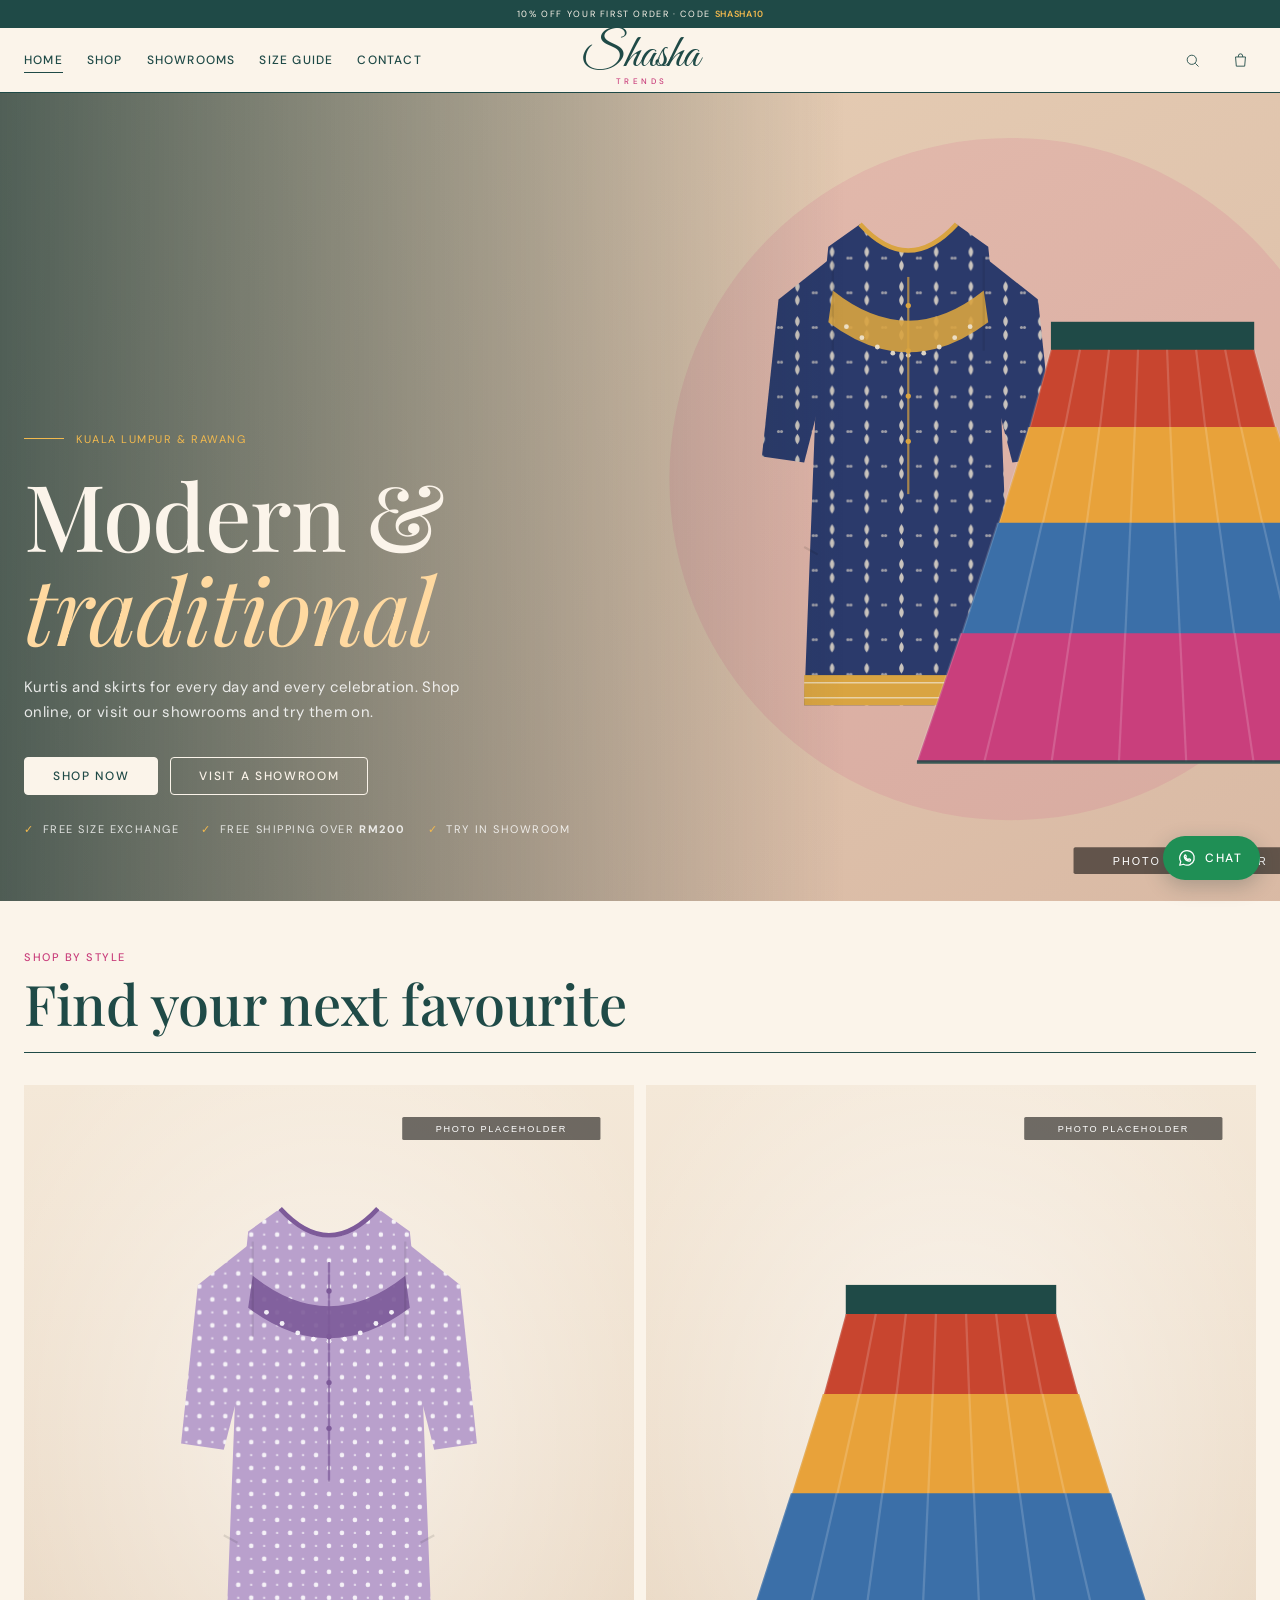
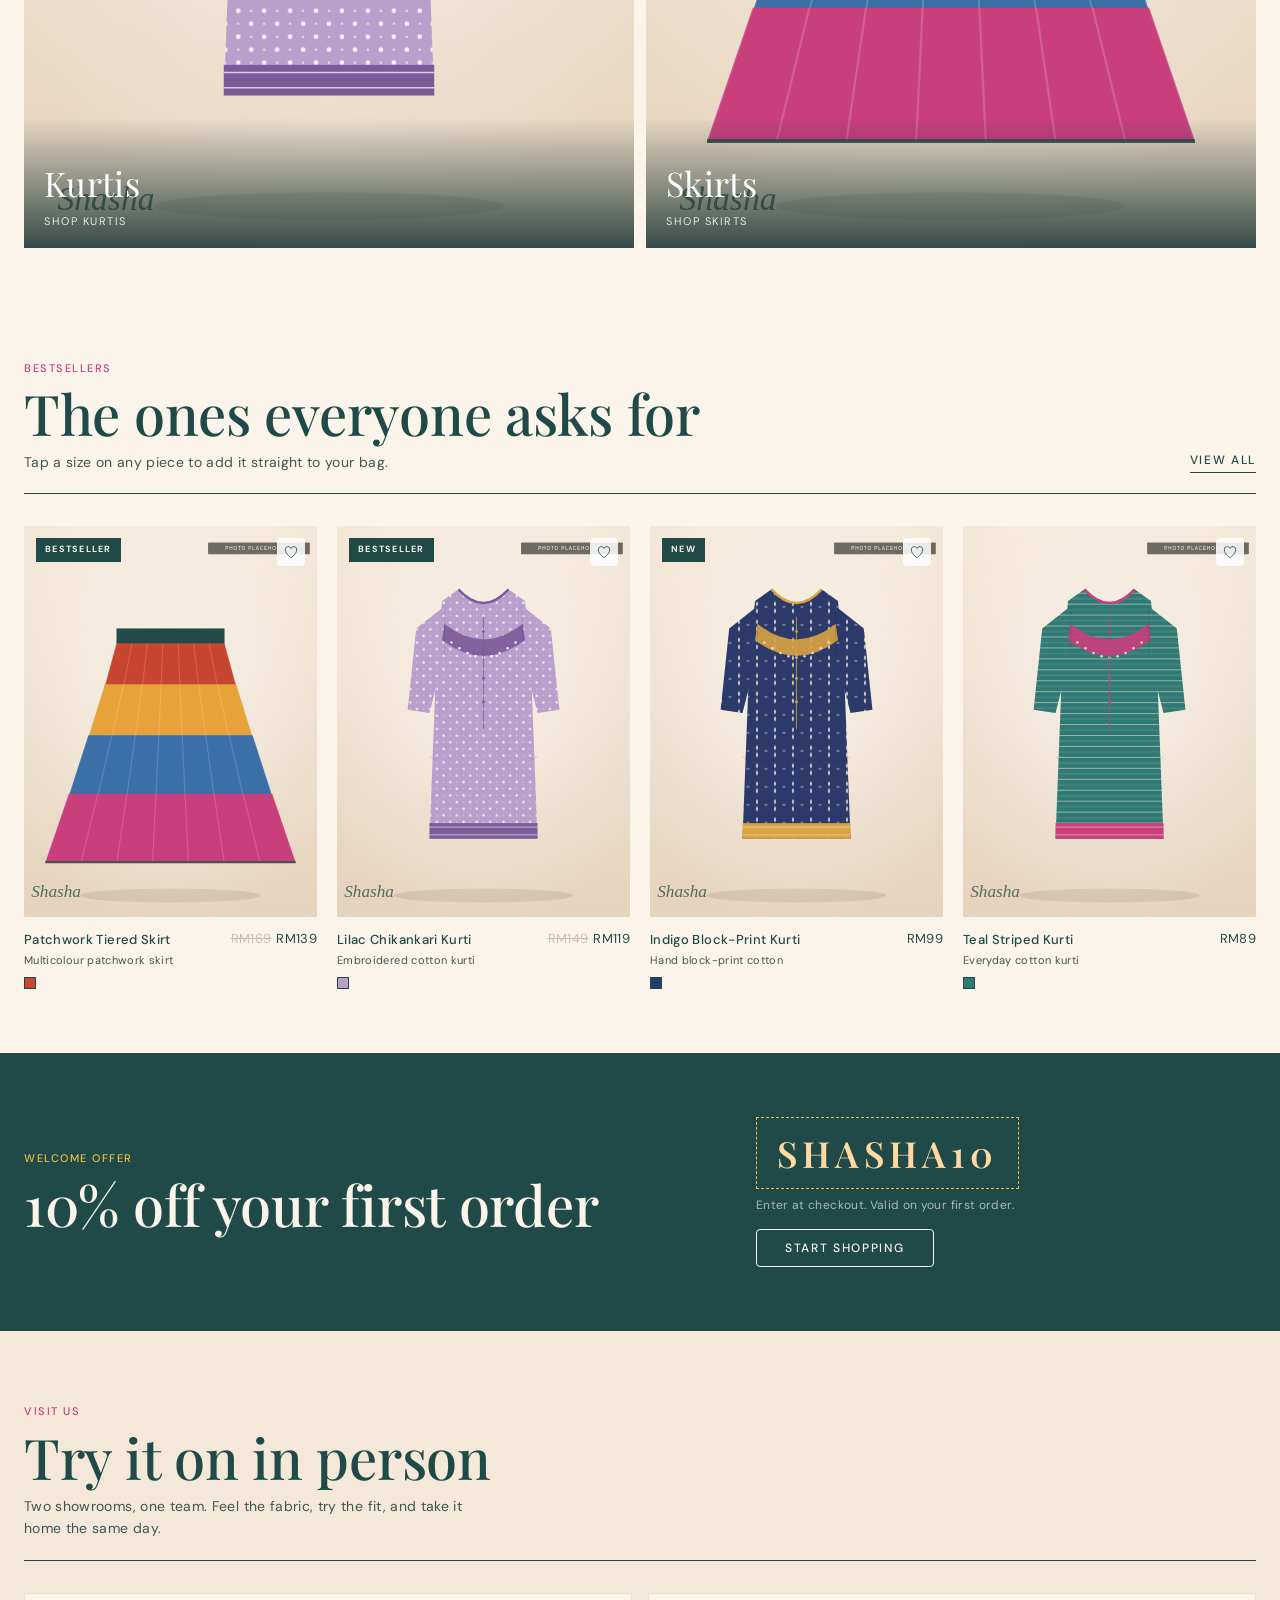
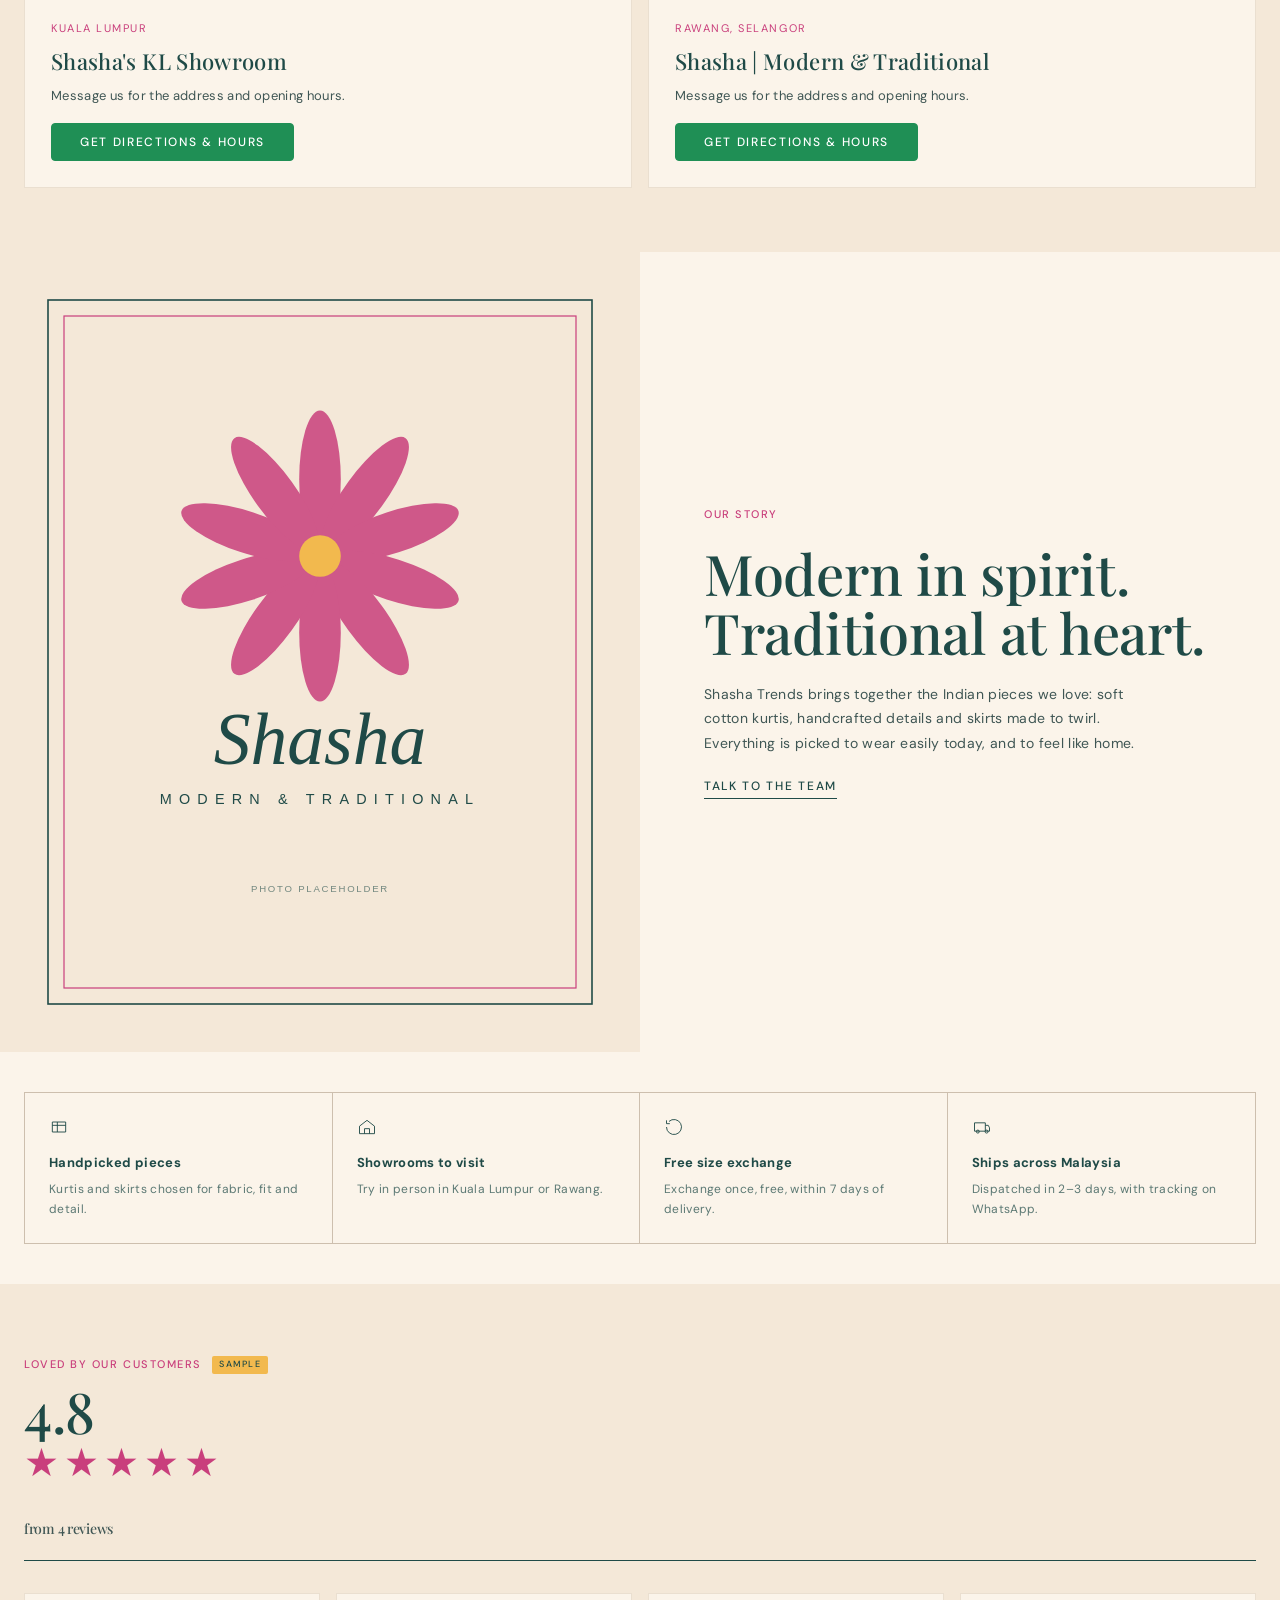
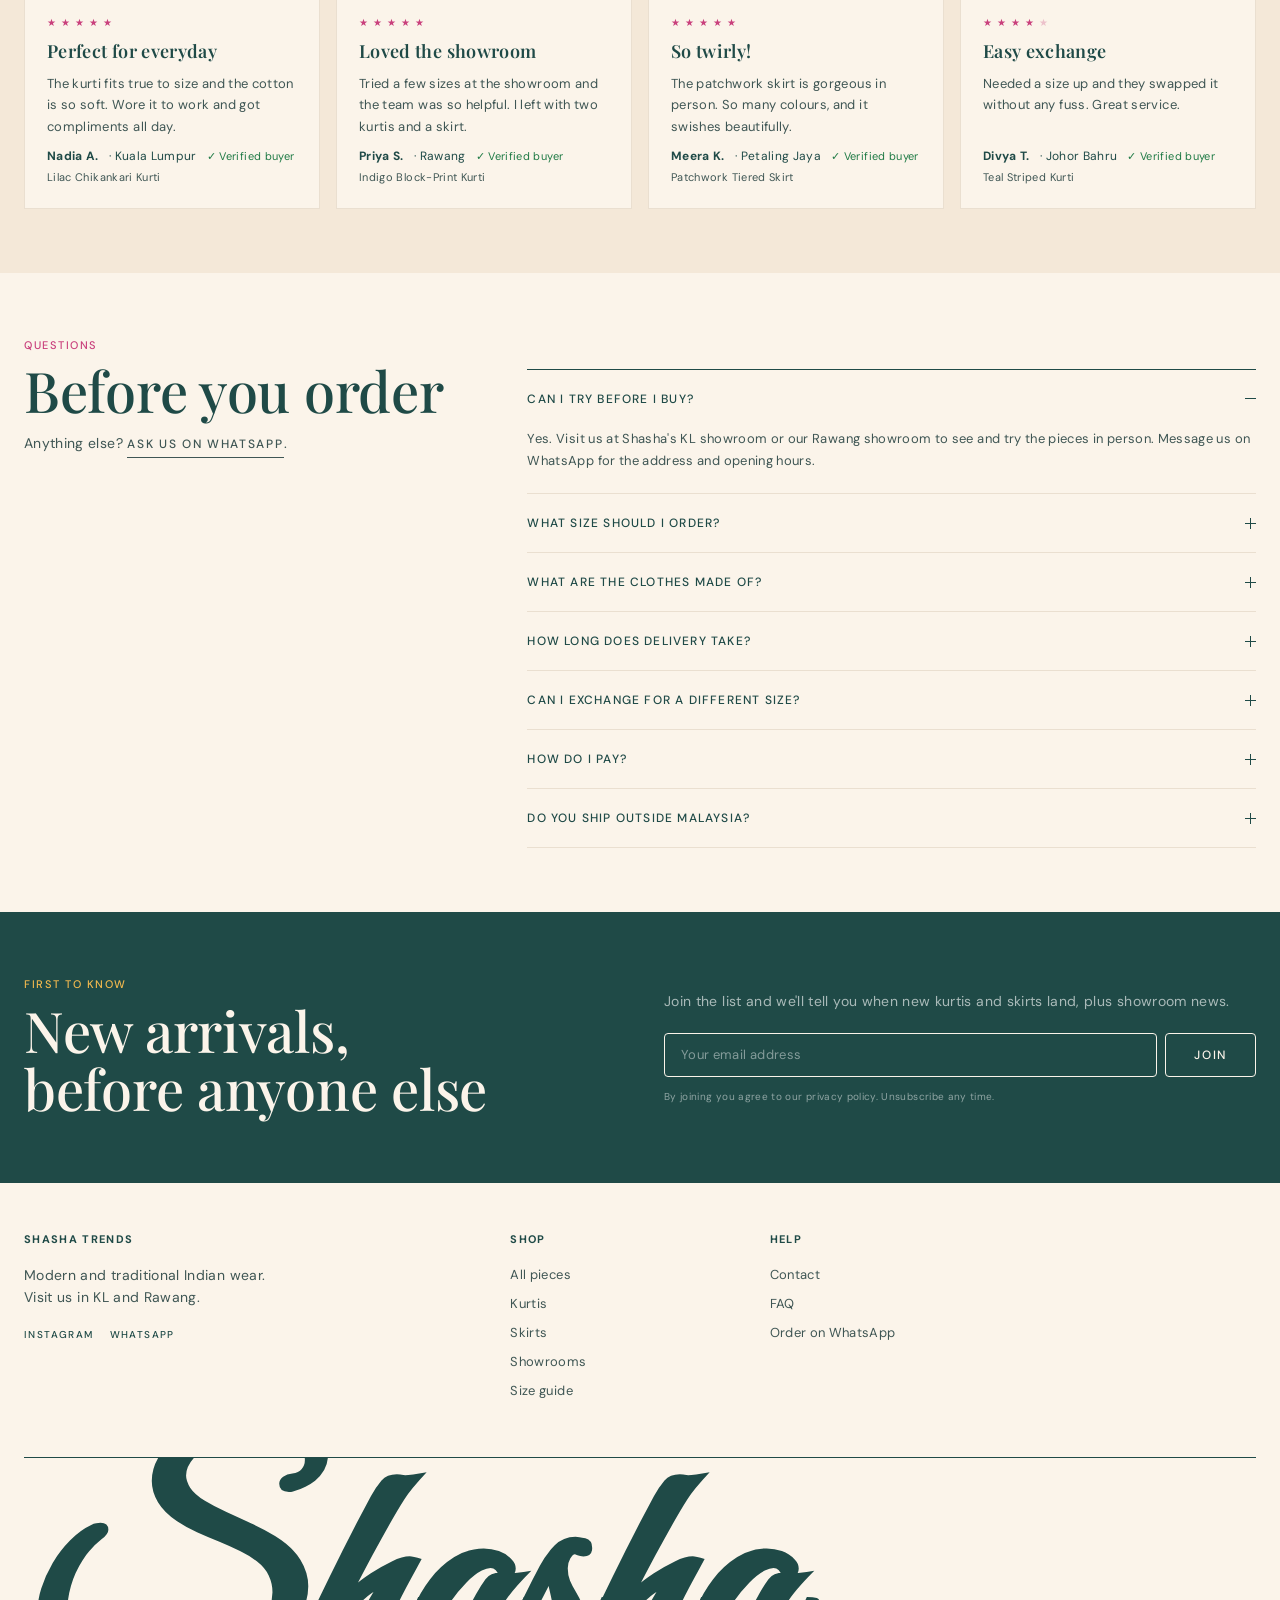
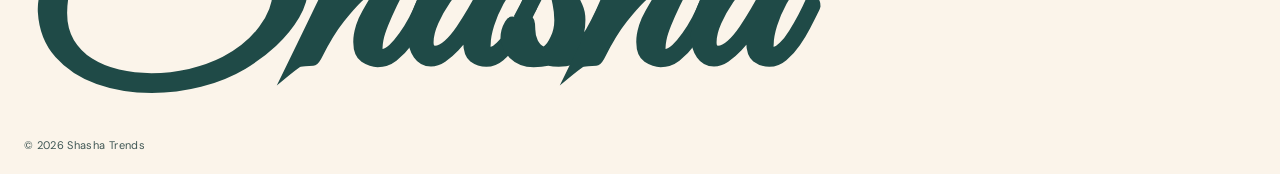
<file: index.html>
<!DOCTYPE html>
<html lang="en">
<head>
<meta charset="utf-8">
<meta name="viewport" content="width=device-width, initial-scale=1">
<title>Shasha Trends — Modern &amp; traditional Indian wear, KL &amp; Rawang</title>
<meta name="description" content="Shasha Trends: kurtis and skirts, modern and traditional. Shop online or visit our showrooms in Kuala Lumpur and Rawang. Free size exchange.">
<meta name="theme-color" content="#1f4a47">
<meta property="og:title" content="Shasha Trends — Modern &amp; traditional Indian wear, KL &amp; Rawang">
<meta property="og:description" content="Shasha Trends: kurtis and skirts, modern and traditional. Shop online or visit our showrooms in Kuala Lumpur and Rawang. Free size exchange.">
<meta property="og:type" content="website">
<link rel="preconnect" href="https://fonts.googleapis.com">
<link rel="preconnect" href="https://fonts.gstatic.com" crossorigin>
<link href="https://fonts.googleapis.com/css2?family=DM+Sans:wght@400;500;600&family=Great+Vibes&family=Playfair+Display:ital,wght@0,500;0,600;1,500&display=swap" rel="stylesheet">
<link rel="stylesheet" href="assets/css/style.css?v=1">
<link rel="stylesheet" href="assets/css/shasha.css?v=1">
<link rel="icon" href="data:image/svg+xml,%3Csvg xmlns='http://www.w3.org/2000/svg' viewBox='0 0 24 24'%3E%3Crect width='24' height='24' fill='%231f4a47'/%3E%3Ccircle cx='12' cy='12' r='5' fill='%23c93f7c'/%3E%3C/svg%3E">
</head>
<body>
<div data-chrome="top"></div>
<main>
  <section class="hero">
    <div class="hero__media"><picture><source media="(max-width: 760px), (max-aspect-ratio: 1/1)" srcset="assets/img/p-indigo-1.svg"><img src="assets/img/hero.svg" alt="Shasha Trends kurtis and skirts" fetchpriority="high"></picture></div>
    <div class="wrap hero__inner">
      <div class="hero__copy">
        <p class="hero__eyebrow">Kuala Lumpur &amp; Rawang</p>
        <h1 class="t-display hero__title">Modern &amp;<br><em>traditional</em></h1>
        <p class="hero__text">Kurtis and skirts for every day and every celebration. Shop online, or visit our showrooms and try them on.</p>
        <div class="hero__actions">
          <a class="btn btn--paper" href="shop.html">Shop now</a>
          <a class="btn btn--light" href="#showrooms">Visit a showroom</a>
        </div>
        <p class="hero__proof"><span>Free size exchange</span><span>Free shipping over <b data-free-ship></b></span><span>Try in showroom</span></p>
      </div>
    </div>
  </section>

  <section class="section section--tight">
    <div class="wrap">
      <div class="section-head reveal"><div><p class="t-eyebrow">Shop by style</p>
        <h2 class="t-h1" style="margin-top:8px">Find your next favourite</h2></div></div>
      <div class="cats-tiles reveal">
        <a class="cat-tile" href="shop.html?category=kurtis"><img src="assets/img/p-lilac-1.svg" alt="Kurtis" loading="lazy"><span>Kurtis<em>Shop kurtis</em></span></a>
        <a class="cat-tile" href="shop.html?category=skirts"><img src="assets/img/p-patchwork-1.svg" alt="Skirts" loading="lazy"><span>Skirts<em>Shop skirts</em></span></a>
      </div>
    </div>
  </section>

  <section class="section" id="new">
    <div class="wrap">
      <div class="section-head reveal"><div><p class="t-eyebrow">Bestsellers</p>
        <h2 class="t-h1" style="margin-top:8px">The ones everyone asks for</h2>
        <p class="muted t-body">Tap a size on any piece to add it straight to your bag.</p></div>
        <a class="link-u" href="shop.html">View all</a></div>
      <div class="grid" data-home-grid></div>
    </div>
  </section>

  <section class="section section--ink offer-band">
    <div class="wrap offer-band__inner">
      <div class="reveal"><p class="t-eyebrow">Welcome offer</p>
        <h2 class="t-h1" style="margin-top:8px" data-offer-label></h2></div>
      <div class="reveal" data-delay="2"><p class="offer-code" data-offer-code></p>
        <p class="muted t-small">Enter at checkout. Valid on your first order.</p>
        <a class="btn btn--light" href="shop.html" style="margin-top:16px">Start shopping</a></div>
    </div>
  </section>

  <section class="section section--fog" id="showrooms">
    <div class="wrap">
      <div class="section-head reveal"><div><p class="t-eyebrow">Visit us</p>
        <h2 class="t-h1" style="margin-top:8px">Try it on in person</h2>
        <p class="muted t-body">Two showrooms, one team. Feel the fabric, try the fit, and take it home the same day.</p></div></div>
      <div class="showrooms" data-showrooms></div>
    </div>
  </section>

  <section class="split">
    <div class="split__media"><img src="assets/img/story.svg" alt="Shasha Trends" loading="lazy"></div>
    <div class="split__body">
      <p class="t-eyebrow reveal">Our story</p>
      <h2 class="t-h1 reveal" data-delay="1">Modern in spirit.<br>Traditional at heart.</h2>
      <p class="muted reveal" data-delay="2">Shasha Trends brings together the Indian pieces we love: soft cotton kurtis, handcrafted details and skirts made to twirl. Everything is picked to wear easily today, and to feel like home.</p>
      <div class="reveal" data-delay="3"><a class="link-u" href="contact.html">Talk to the team</a></div>
    </div>
  </section>

  <section class="section section--tight">
    <div class="wrap">
      <div class="values reveal">
        <div><svg viewBox="0 0 24 24"><path d="M4 6h16v12H4zM4 10h16M10 6v12"/></svg><h3>Handpicked pieces</h3><p>Kurtis and skirts chosen for fabric, fit and detail.</p></div>
        <div><svg viewBox="0 0 24 24"><path d="M3 11l9-7 9 7v9H3zM9 20v-6h6v6"/></svg><h3>Showrooms to visit</h3><p>Try in person in Kuala Lumpur or Rawang.</p></div>
        <div><svg viewBox="0 0 24 24"><path d="M3 12a9 9 0 1 0 3-6.7M3 4v4h4"/></svg><h3>Free size exchange</h3><p>Exchange once, free, within 7 days of delivery.</p></div>
        <div><svg viewBox="0 0 24 24"><path d="M3 7h13v10H3zM16 10h3.5L21 13v4h-5"/><circle cx="7" cy="17.5" r="1.8"/><circle cx="17.5" cy="17.5" r="1.8"/></svg><h3>Ships across Malaysia</h3><p>Dispatched in 2–3 days, with tracking on WhatsApp.</p></div>
      </div>
    </div>
  </section>

  <section class="section section--fog" data-reviews id="reviews"></section>

  <section class="section" id="faq">
    <div class="wrap faq">
      <div class="reveal"><p class="t-eyebrow">Questions</p><h2 class="t-h1" style="margin-top:8px">Before you order</h2>
        <p class="muted t-body" style="margin-top:12px">Anything else? <a class="link-u" data-wa-link="Hi Shasha Trends! I have a question.">Ask us on WhatsApp</a>.</p></div>
      <div class="acc" data-faq></div>
    </div>
  </section>

  <section class="section section--ink">
    <div class="wrap news">
      <div class="reveal">
        <p class="t-eyebrow">First to know</p>
        <h2 class="t-h1" style="margin-top:8px">New arrivals,<br>before anyone else</h2>
      </div>
      <div class="reveal" data-delay="2">
        <p class="muted t-body">Join the list and we'll tell you when new kurtis and skirts land, plus showroom news.</p>
        <form data-news novalidate>
          <input class="field" type="email" name="email" placeholder="Your email address" required aria-label="Email address">
          <button class="btn btn--light" type="submit">Join</button>
        </form>
        <p class="news__note">By joining you agree to our privacy policy. Unsubscribe any time.</p>
      </div>
    </div>
  </section>
</main>
<div class="mobilebar"><a class="btn btn--solid" href="shop.html">Shop now</a><a class="btn btn--wa" data-wa-link="Hi Shasha Trends! I have a question.">WhatsApp</a></div>
<div data-chrome="bottom"></div>
<script src="assets/js/config.js?v=1"></script>
<script src="assets/js/chrome.js?v=1"></script>
<script src="assets/js/data.js?v=1"></script>
<script src="assets/js/shopify.js?v=1"></script>
<script src="assets/js/store.js?v=1"></script>
<script src="assets/js/extras.js?v=1"></script>
<script src="assets/js/app.js?v=1"></script>
</body>
</html>
</file>
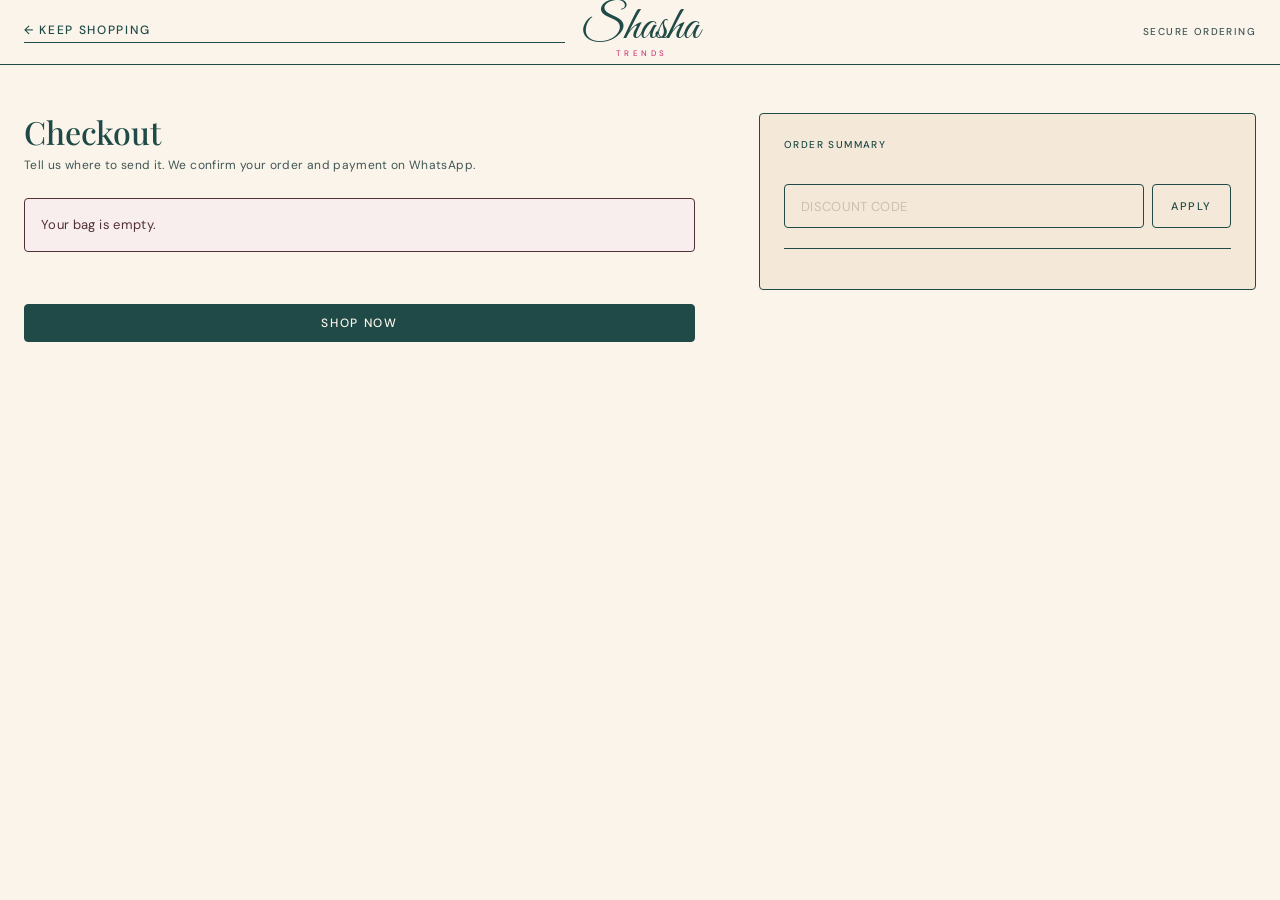
<file: checkout.html>
<!DOCTYPE html>
<html lang="en">
<head>
<meta charset="utf-8">
<meta name="viewport" content="width=device-width, initial-scale=1">
<title>Checkout — Shasha Trends</title>
<meta name="description" content="Checkout">
<meta name="theme-color" content="#1f4a47">
<meta name="robots" content="noindex">
<meta property="og:title" content="Checkout — Shasha Trends">
<meta property="og:description" content="Checkout">
<meta property="og:type" content="website">
<link rel="preconnect" href="https://fonts.googleapis.com">
<link rel="preconnect" href="https://fonts.gstatic.com" crossorigin>
<link href="https://fonts.googleapis.com/css2?family=DM+Sans:wght@400;500;600&family=Great+Vibes&family=Playfair+Display:ital,wght@0,500;0,600;1,500&display=swap" rel="stylesheet">
<link rel="stylesheet" href="assets/css/style.css?v=1">
<link rel="stylesheet" href="assets/css/shasha.css?v=1">
<link rel="icon" href="data:image/svg+xml,%3Csvg xmlns='http://www.w3.org/2000/svg' viewBox='0 0 24 24'%3E%3Crect width='24' height='24' fill='%231f4a47'/%3E%3Ccircle cx='12' cy='12' r='5' fill='%23c93f7c'/%3E%3C/svg%3E">
</head>
<body>
<div data-chrome="plain"></div>
<main class="wrap co" data-checkout-page>
  <section class="co__form">
    <h1 class="t-h2" style="margin-bottom:6px">Checkout</h1>
    <p class="muted t-small" style="margin-bottom:24px">Tell us where to send it. We confirm your order and payment on WhatsApp.</p>
    <div id="checkoutLines" class="co__lines"></div>
    <form id="checkoutForm" novalidate>
      <h2 class="t-micro" style="margin:0 0 14px">Contact</h2>
      <div class="fgrid">
        <div><label class="t-micro muted" for="f-name">Full name</label><input class="field" id="f-name" name="name" autocomplete="name"><p class="ferr" data-err="name"></p></div>
        <div><label class="t-micro muted" for="f-phone">Mobile number (WhatsApp)</label><input class="field" id="f-phone" name="phone" type="tel" inputmode="numeric" autocomplete="tel" placeholder="012 345 6789"><p class="ferr" data-err="phone"></p></div>
        <div class="fgrid__full"><label class="t-micro muted" for="f-email">Email (optional)</label><input class="field" id="f-email" name="email" type="email" autocomplete="email"></div>
      </div>
      <h2 class="t-micro" style="margin:28px 0 14px">Delivery address</h2>
      <div class="fgrid">
        <div class="fgrid__full"><label class="t-micro muted" for="f-address">Address</label><input class="field" id="f-address" name="address" autocomplete="street-address" placeholder="House no., street, area"><p class="ferr" data-err="address"></p></div>
        <div><label class="t-micro muted" for="f-city">City</label><input class="field" id="f-city" name="city" autocomplete="address-level2"><p class="ferr" data-err="city"></p></div>
        <div><label class="t-micro muted" for="f-state">State</label><input class="field" id="f-state" name="state" autocomplete="address-level1"><p class="ferr" data-err="state"></p></div>
        <div><label class="t-micro muted" for="f-pin">Postcode</label><input class="field" id="f-pin" name="pincode" inputmode="numeric" maxlength="5" autocomplete="postal-code"><p class="ferr" data-err="pincode"></p></div>
        <div class="fgrid__full"><label class="t-micro muted" for="f-note">Order note (optional)</label><input class="field" id="f-note" name="note" placeholder="e.g. gift, call before delivery"></div>
      </div>
      <p class="co__error-banner" id="formError" hidden></p>
      <button class="btn btn--solid btn--full" id="place" type="submit" style="margin-top:24px">Place order</button>
      <p class="t-small muted" id="placeNote" style="margin-top:12px;text-align:center"></p>
    </form>
  </section>

  <aside class="co__summary">
    <h2 class="t-micro" style="margin-bottom:16px">Order summary</h2>
    <div id="summaryLines" class="co__lines"></div>
    <div class="codebox"><input class="field" id="codeInput" placeholder="Discount code" aria-label="Discount code"><button class="btn btn--sm" id="applyCode" type="button">Apply</button></div>
    <p class="t-small" id="codeMsg"></p>
    <div class="co__totals" id="summaryTotals"></div>
  </aside>
</main>
<script src="assets/js/config.js?v=1"></script>
<script src="assets/js/chrome.js?v=1"></script>
<script src="assets/js/data.js?v=1"></script>
<script src="assets/js/shopify.js?v=1"></script>
<script src="assets/js/store.js?v=1"></script>
<script src="assets/js/extras.js?v=1"></script>
<script src="assets/js/checkout.js?v=1"></script>
</body>
</html>
</file>
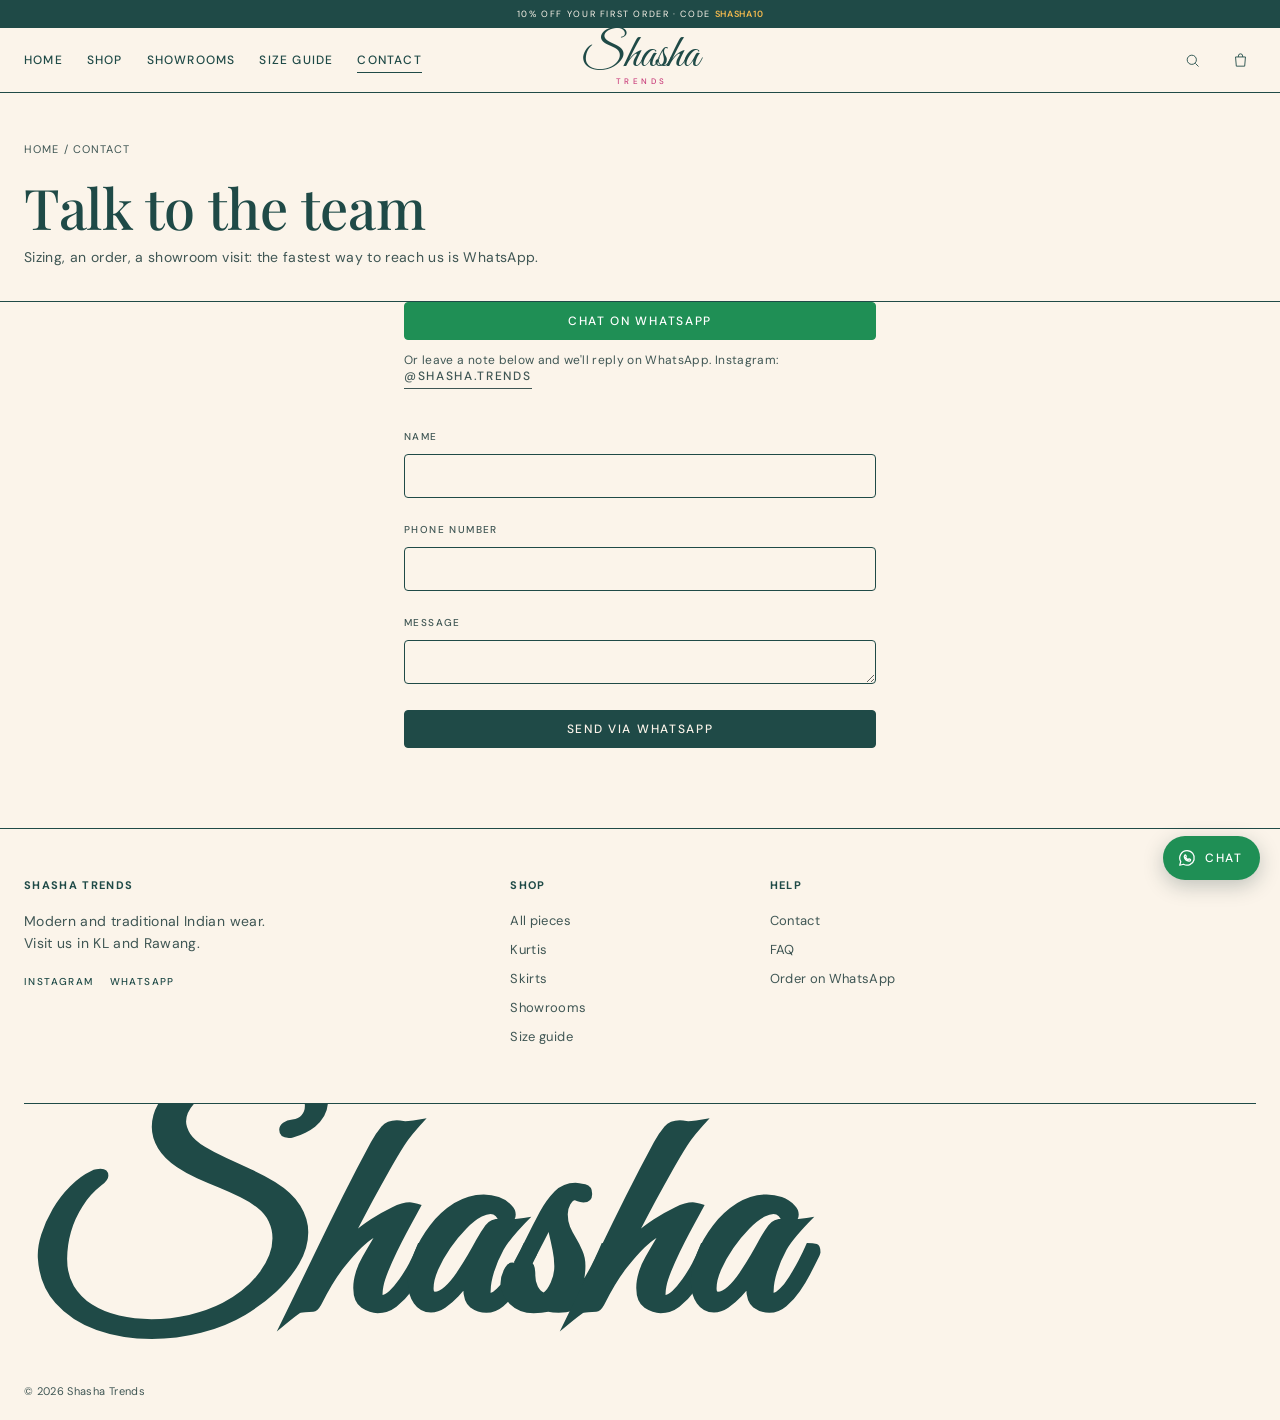
<file: contact.html>
<!DOCTYPE html>
<html lang="en">
<head>
<meta charset="utf-8">
<meta name="viewport" content="width=device-width, initial-scale=1">
<title>Contact — Shasha Trends</title>
<meta name="description" content="Contact Shasha Trends on WhatsApp for sizing, orders and showroom details.">
<meta name="theme-color" content="#1f4a47">
<meta property="og:title" content="Contact — Shasha Trends">
<meta property="og:description" content="Contact Shasha Trends on WhatsApp for sizing, orders and showroom details.">
<meta property="og:type" content="website">
<link rel="preconnect" href="https://fonts.googleapis.com">
<link rel="preconnect" href="https://fonts.gstatic.com" crossorigin>
<link href="https://fonts.googleapis.com/css2?family=DM+Sans:wght@400;500;600&family=Great+Vibes&family=Playfair+Display:ital,wght@0,500;0,600;1,500&display=swap" rel="stylesheet">
<link rel="stylesheet" href="assets/css/style.css?v=1">
<link rel="stylesheet" href="assets/css/shasha.css?v=1">
<link rel="icon" href="data:image/svg+xml,%3Csvg xmlns='http://www.w3.org/2000/svg' viewBox='0 0 24 24'%3E%3Crect width='24' height='24' fill='%231f4a47'/%3E%3Ccircle cx='12' cy='12' r='5' fill='%23c93f7c'/%3E%3C/svg%3E">
</head>
<body>
<div data-chrome="top"></div>
<main>
  <section class="wrap page-head">
    <p class="crumbs"><a href="index.html">Home</a> / Contact</p>
    <h1 class="t-h1">Talk to the team</h1>
    <p class="muted t-body" style="margin-top:10px;max-width:52ch">Sizing, an order, a showroom visit: the fastest way to reach us is WhatsApp.</p>
  </section>
  <section class="wrap" style="padding-bottom:80px;max-width:52ch">
    <a class="btn btn--wa btn--full" data-wa-link="Hi Shasha Trends! I have a question.">Chat on WhatsApp</a>
    <p class="t-small muted" style="margin-top:12px">Or leave a note below and we'll reply on WhatsApp. Instagram: <a class="link-u" href="https://www.instagram.com/shasha.trends/" target="_blank" rel="noopener">@shasha.trends</a></p>
    <form data-contact novalidate style="margin-top:36px;display:flex;flex-direction:column;gap:20px">
      <div><label class="t-micro muted" for="contactName">Name</label><input class="field" id="contactName" name="name" autocomplete="name" required style="margin-top:8px"></div>
      <div><label class="t-micro muted" for="contactPhone">Phone number</label><input class="field" id="contactPhone" name="phone" type="tel" autocomplete="tel" required style="margin-top:8px"></div>
      <div><label class="t-micro muted" for="contactMessage">Message</label><textarea class="field" id="contactMessage" name="message" rows="4" style="margin-top:8px"></textarea></div>
      <button class="btn btn--solid" type="submit">Send via WhatsApp</button>
      <p class="t-small muted" data-contact-note style="display:none"></p>
    </form>
  </section>
</main>
<div data-chrome="bottom"></div>
<script src="assets/js/config.js?v=1"></script>
<script src="assets/js/chrome.js?v=1"></script>
<script src="assets/js/data.js?v=1"></script>
<script src="assets/js/shopify.js?v=1"></script>
<script src="assets/js/store.js?v=1"></script>
<script src="assets/js/extras.js?v=1"></script>
<script src="assets/js/app.js?v=1"></script>
</body>
</html>
</file>
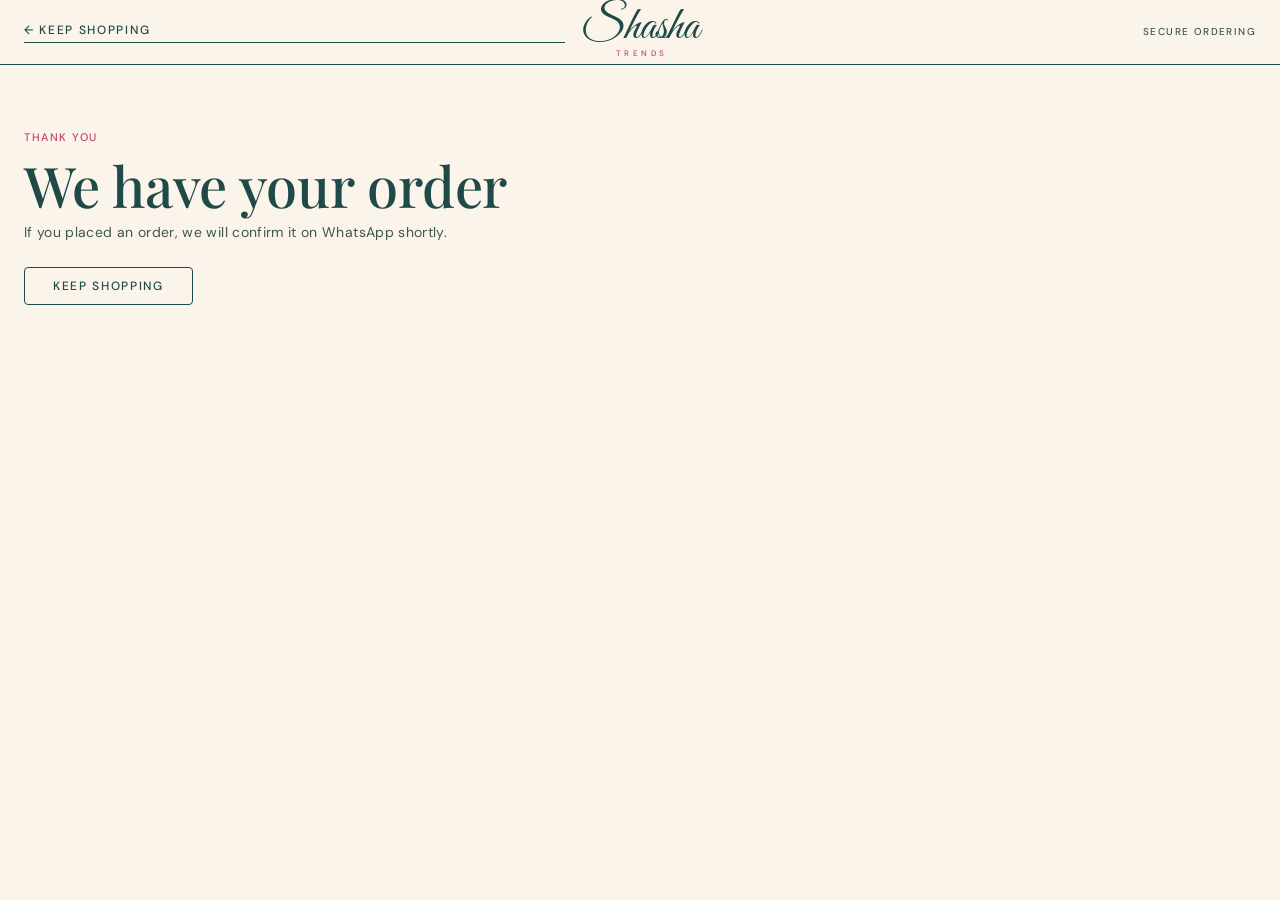
<file: order.html>
<!DOCTYPE html>
<html lang="en">
<head>
<meta charset="utf-8">
<meta name="viewport" content="width=device-width, initial-scale=1">
<title>Order — Shasha Trends</title>
<meta name="description" content="Order">
<meta name="theme-color" content="#1f4a47">
<meta name="robots" content="noindex">
<meta property="og:title" content="Order — Shasha Trends">
<meta property="og:description" content="Order">
<meta property="og:type" content="website">
<link rel="preconnect" href="https://fonts.googleapis.com">
<link rel="preconnect" href="https://fonts.gstatic.com" crossorigin>
<link href="https://fonts.googleapis.com/css2?family=DM+Sans:wght@400;500;600&family=Great+Vibes&family=Playfair+Display:ital,wght@0,500;0,600;1,500&display=swap" rel="stylesheet">
<link rel="stylesheet" href="assets/css/style.css?v=1">
<link rel="stylesheet" href="assets/css/shasha.css?v=1">
<link rel="icon" href="data:image/svg+xml,%3Csvg xmlns='http://www.w3.org/2000/svg' viewBox='0 0 24 24'%3E%3Crect width='24' height='24' fill='%231f4a47'/%3E%3Ccircle cx='12' cy='12' r='5' fill='%23c93f7c'/%3E%3C/svg%3E">
</head>
<body>
<div data-chrome="plain"></div>
<main class="wrap" data-order-page><div id="orderRoot" class="co__confirm"><p class="muted">Looking up your order…</p></div></main>
<script src="assets/js/config.js?v=1"></script>
<script src="assets/js/chrome.js?v=1"></script>
<script src="assets/js/data.js?v=1"></script>
<script src="assets/js/shopify.js?v=1"></script>
<script src="assets/js/store.js?v=1"></script>
<script src="assets/js/extras.js?v=1"></script>
<script src="assets/js/order.js?v=1"></script>
</body>
</html>
</file>
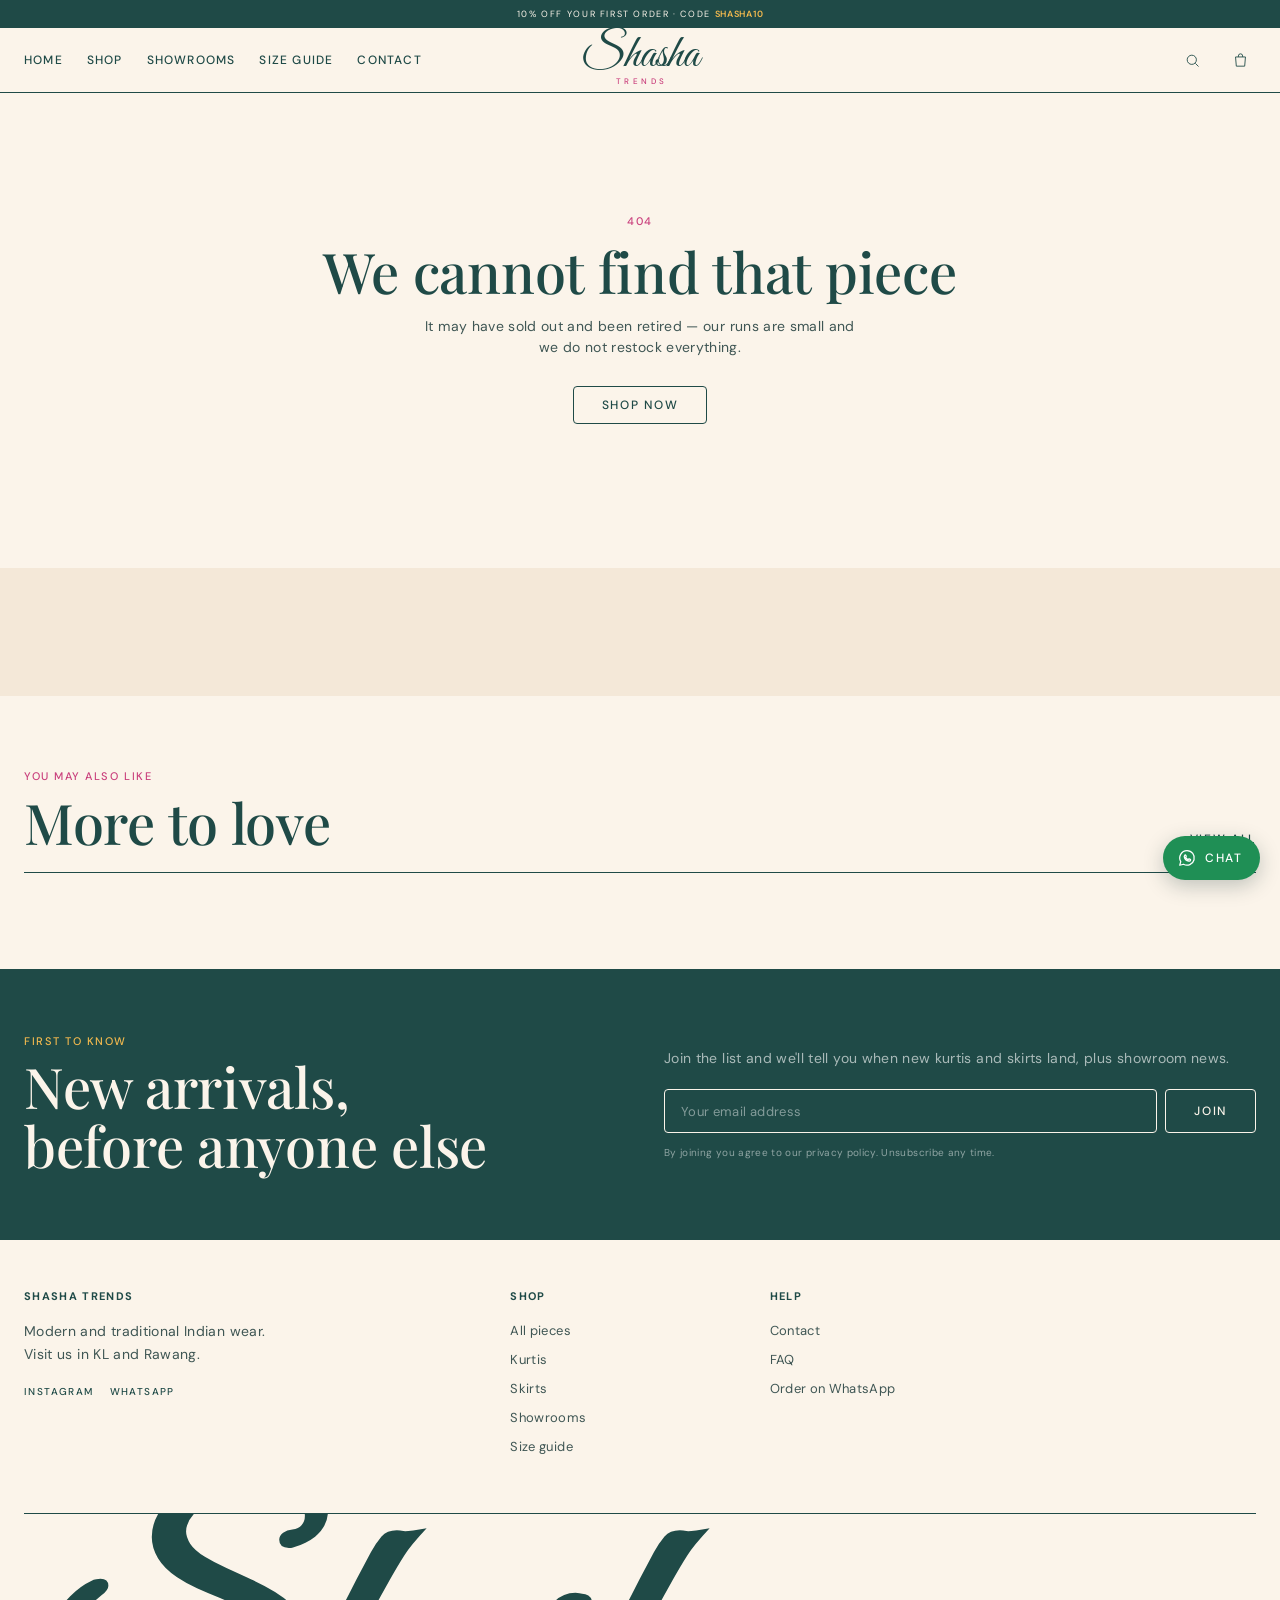
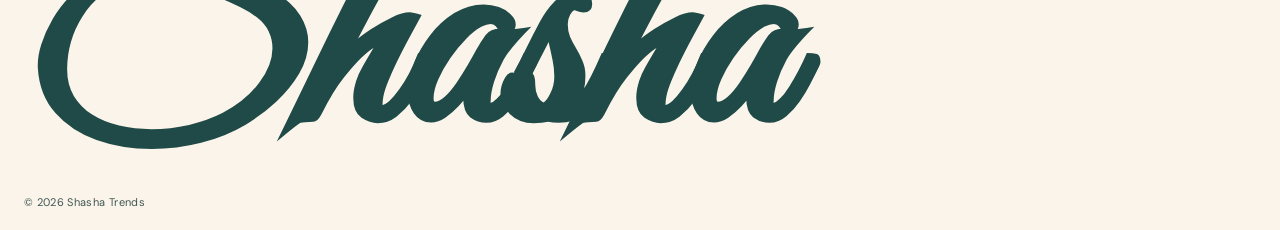
<file: product.html>
<!DOCTYPE html>
<html lang="en">
<head>
<meta charset="utf-8">
<meta name="viewport" content="width=device-width, initial-scale=1">
<title>Product — Shasha Trends</title>
<meta name="description" content="Shasha Trends kurtis and skirts.">
<meta name="theme-color" content="#1f4a47">
<meta property="og:title" content="Product — Shasha Trends">
<meta property="og:description" content="Shasha Trends kurtis and skirts.">
<meta property="og:type" content="website">
<link rel="preconnect" href="https://fonts.googleapis.com">
<link rel="preconnect" href="https://fonts.gstatic.com" crossorigin>
<link href="https://fonts.googleapis.com/css2?family=DM+Sans:wght@400;500;600&family=Great+Vibes&family=Playfair+Display:ital,wght@0,500;0,600;1,500&display=swap" rel="stylesheet">
<link rel="stylesheet" href="assets/css/style.css?v=1">
<link rel="stylesheet" href="assets/css/shasha.css?v=1">
<link rel="icon" href="data:image/svg+xml,%3Csvg xmlns='http://www.w3.org/2000/svg' viewBox='0 0 24 24'%3E%3Crect width='24' height='24' fill='%231f4a47'/%3E%3Ccircle cx='12' cy='12' r='5' fill='%23c93f7c'/%3E%3C/svg%3E">
</head>
<body>
<div data-chrome="top"></div>
<main>
  <section class="wrap"><div class="pdp" data-pdp></div></section>

  <section class="section section--fog" data-reviews id="reviews"></section>

  <section class="section">
    <div class="wrap">
      <div class="section-head reveal"><div><p class="t-eyebrow">You may also like</p>
        <h2 class="t-h1" style="margin-top:8px">More to love</h2></div>
        <a class="link-u" href="shop.html">View all</a></div>
      <div class="grid" data-related></div>
    </div>
  </section>
  <section class="section section--ink">
    <div class="wrap news">
      <div class="reveal">
        <p class="t-eyebrow">First to know</p>
        <h2 class="t-h1" style="margin-top:8px">New arrivals,<br>before anyone else</h2>
      </div>
      <div class="reveal" data-delay="2">
        <p class="muted t-body">Join the list and we'll tell you when new kurtis and skirts land, plus showroom news.</p>
        <form data-news novalidate>
          <input class="field" type="email" name="email" placeholder="Your email address" required aria-label="Email address">
          <button class="btn btn--light" type="submit">Join</button>
        </form>
        <p class="news__note">By joining you agree to our privacy policy. Unsubscribe any time.</p>
      </div>
    </div>
  </section>
</main>
<div data-chrome="bottom"></div>
<script src="assets/js/config.js?v=1"></script>
<script src="assets/js/chrome.js?v=1"></script>
<script src="assets/js/data.js?v=1"></script>
<script src="assets/js/shopify.js?v=1"></script>
<script src="assets/js/store.js?v=1"></script>
<script src="assets/js/extras.js?v=1"></script>
<script src="assets/js/app.js?v=1"></script>
</body>
</html>
</file>
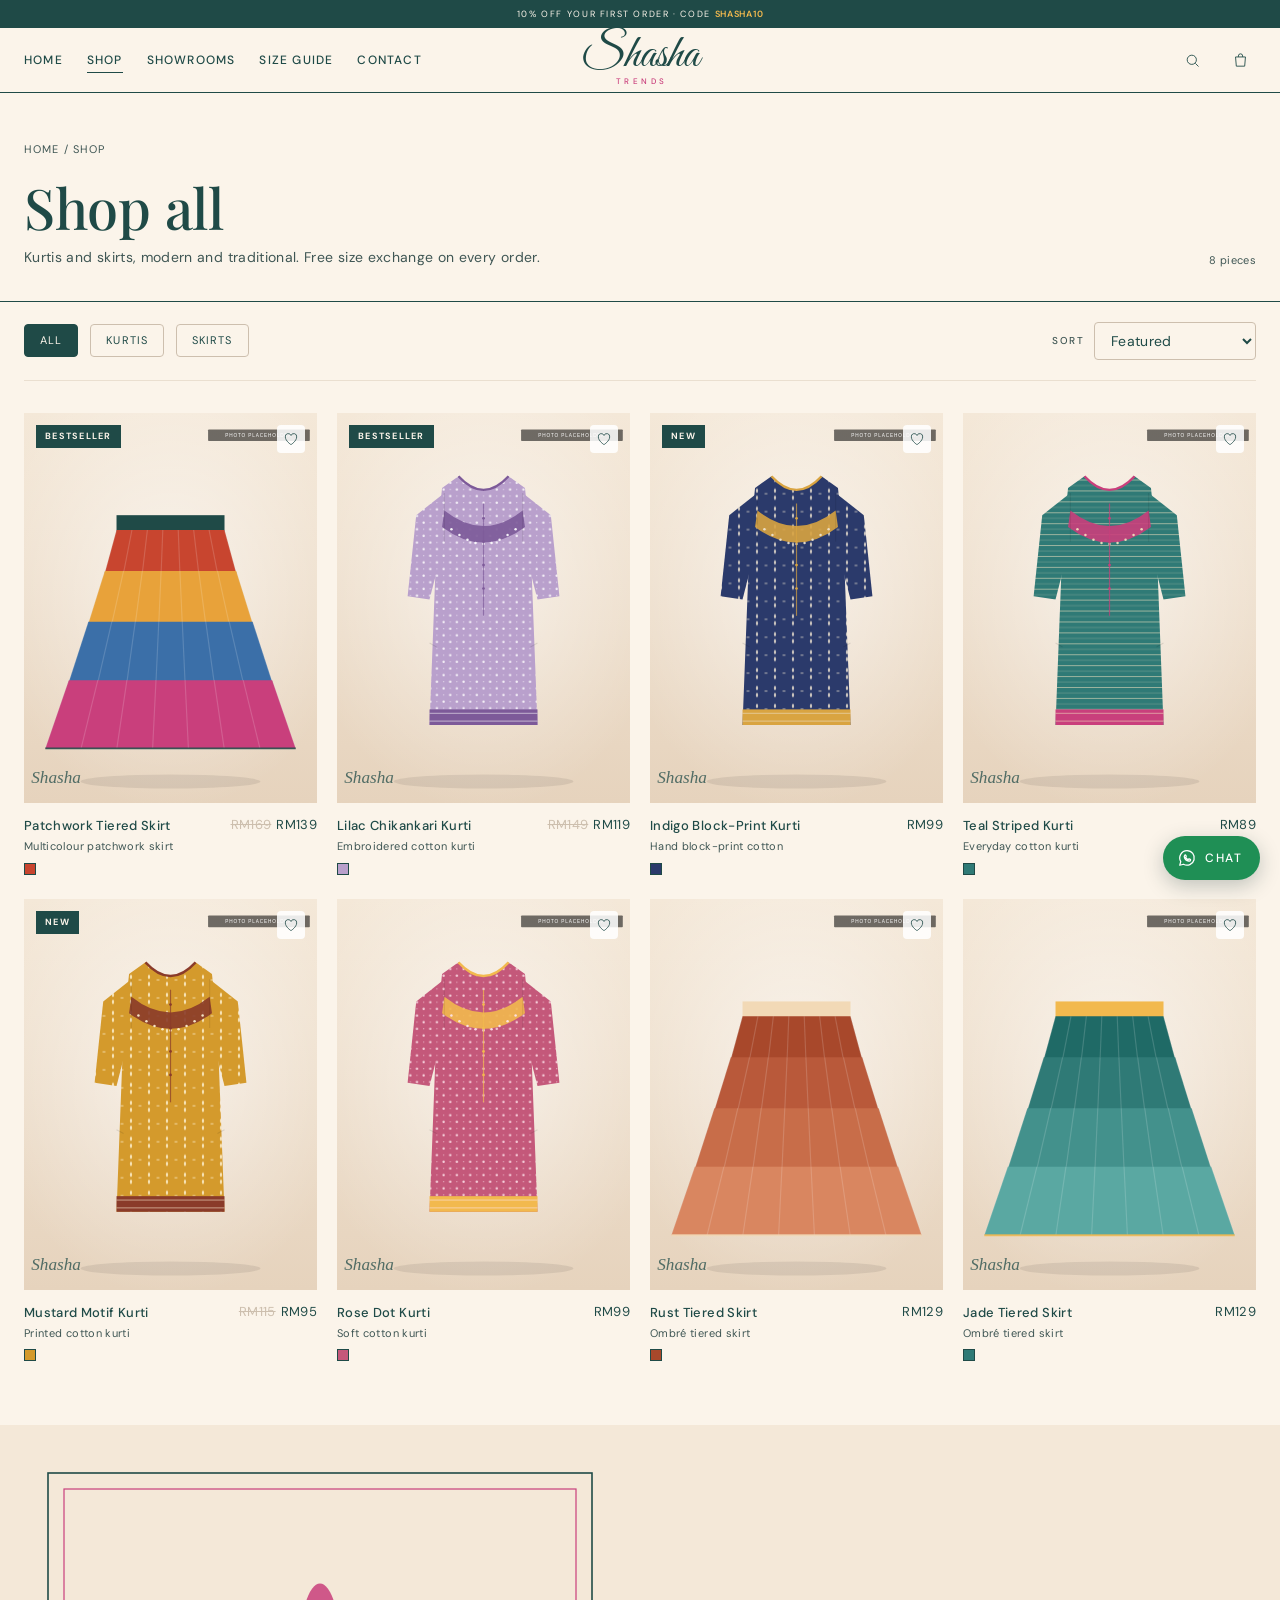
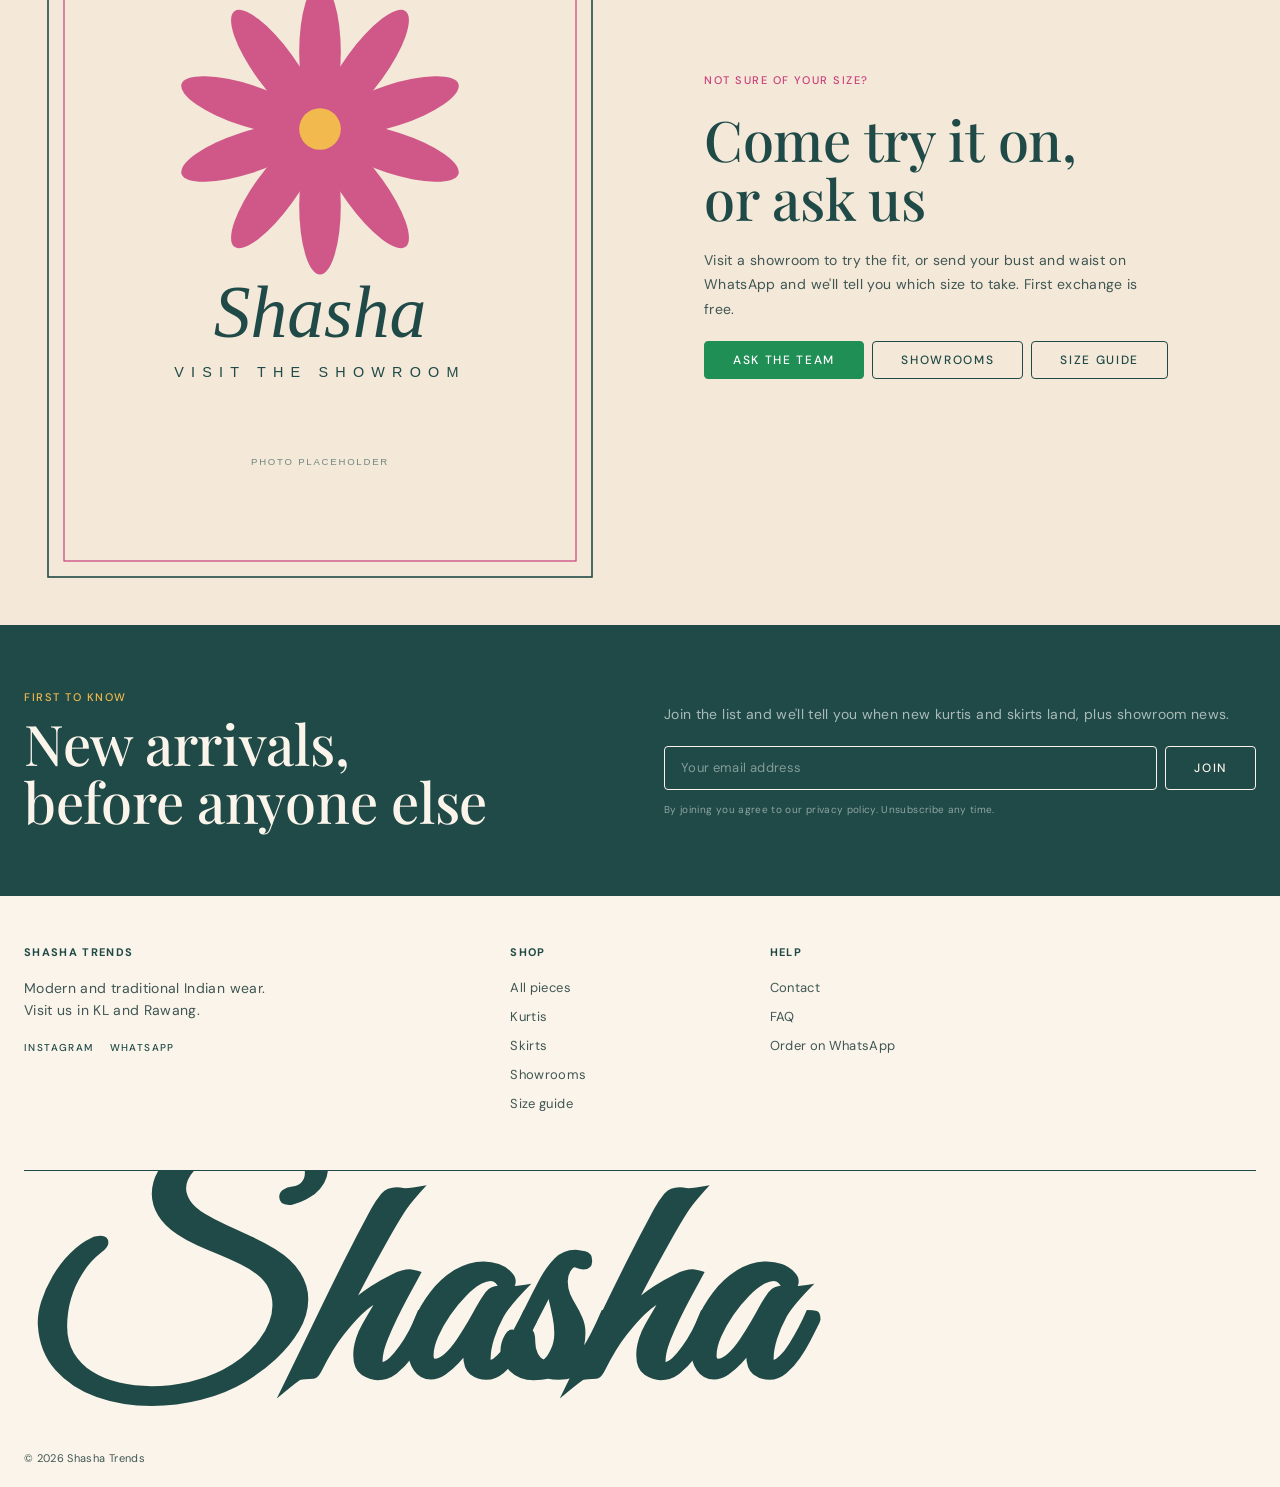
<file: shop.html>
<!DOCTYPE html>
<html lang="en">
<head>
<meta charset="utf-8">
<meta name="viewport" content="width=device-width, initial-scale=1">
<title>Shop — Shasha Trends</title>
<meta name="description" content="Shop Shasha Trends kurtis and skirts. Free size exchange, ships across Malaysia.">
<meta name="theme-color" content="#1f4a47">
<meta property="og:title" content="Shop — Shasha Trends">
<meta property="og:description" content="Shop Shasha Trends kurtis and skirts. Free size exchange, ships across Malaysia.">
<meta property="og:type" content="website">
<link rel="preconnect" href="https://fonts.googleapis.com">
<link rel="preconnect" href="https://fonts.gstatic.com" crossorigin>
<link href="https://fonts.googleapis.com/css2?family=DM+Sans:wght@400;500;600&family=Great+Vibes&family=Playfair+Display:ital,wght@0,500;0,600;1,500&display=swap" rel="stylesheet">
<link rel="stylesheet" href="assets/css/style.css?v=1">
<link rel="stylesheet" href="assets/css/shasha.css?v=1">
<link rel="icon" href="data:image/svg+xml,%3Csvg xmlns='http://www.w3.org/2000/svg' viewBox='0 0 24 24'%3E%3Crect width='24' height='24' fill='%231f4a47'/%3E%3Ccircle cx='12' cy='12' r='5' fill='%23c93f7c'/%3E%3C/svg%3E">
</head>
<body>
<div data-chrome="top"></div>
<main>
  <section class="wrap page-head">
    <p class="crumbs"><a href="index.html">Home</a> / Shop</p>
    <div style="display:flex;flex-wrap:wrap;align-items:flex-end;justify-content:space-between;gap:24px">
      <div><h1 class="t-h1">Shop all</h1>
        <p class="muted t-body" style="margin-top:10px;max-width:52ch">Kurtis and skirts, modern and traditional. Free size exchange on every order.</p></div>
      <p class="count" data-count>8 pieces</p>
    </div>
  </section>

  <div class="wrap"><div class="filters">
    <div class="filters__chips"><button class="chip is-on" data-filter="all">All</button></div>
    <label class="sort"><span class="t-micro muted">Sort</span>
      <select data-sort aria-label="Sort products"><option value="featured">Featured</option><option value="low">Price: low to high</option><option value="high">Price: high to low</option><option value="name">Name</option></select></label>
  </div></div>

  <section class="wrap" style="padding-bottom:64px"><div class="grid" data-shop-grid></div></section>

  <section class="split section--fog">
    <div class="split__media"><img src="assets/img/showroom.svg" alt="" loading="lazy"></div>
    <div class="split__body">
      <p class="t-eyebrow reveal">Not sure of your size?</p>
      <h2 class="t-h1 reveal" data-delay="1">Come try it on,<br>or ask us</h2>
      <p class="muted reveal" data-delay="2">Visit a showroom to try the fit, or send your bust and waist on WhatsApp and we'll tell you which size to take. First exchange is free.</p>
      <div class="reveal" data-delay="3" style="display:flex;gap:8px;flex-wrap:wrap">
        <a class="btn btn--wa" data-wa-link="Hi Shasha Trends! Could you help me pick a size? My bust is ___ and waist is ___.">Ask the team</a>
        <a class="btn" href="index.html#showrooms">Showrooms</a>
        <a class="btn" href="size-guide.html">Size guide</a>
      </div>
    </div>
  </section>
  <section class="section section--ink">
    <div class="wrap news">
      <div class="reveal">
        <p class="t-eyebrow">First to know</p>
        <h2 class="t-h1" style="margin-top:8px">New arrivals,<br>before anyone else</h2>
      </div>
      <div class="reveal" data-delay="2">
        <p class="muted t-body">Join the list and we'll tell you when new kurtis and skirts land, plus showroom news.</p>
        <form data-news novalidate>
          <input class="field" type="email" name="email" placeholder="Your email address" required aria-label="Email address">
          <button class="btn btn--light" type="submit">Join</button>
        </form>
        <p class="news__note">By joining you agree to our privacy policy. Unsubscribe any time.</p>
      </div>
    </div>
  </section>
</main>
<div class="mobilebar"><a class="btn btn--solid" href="shop.html">Shop now</a><a class="btn btn--wa" data-wa-link="Hi Shasha Trends! I have a question.">WhatsApp</a></div>
<div data-chrome="bottom"></div>
<script src="assets/js/config.js?v=1"></script>
<script src="assets/js/chrome.js?v=1"></script>
<script src="assets/js/data.js?v=1"></script>
<script src="assets/js/shopify.js?v=1"></script>
<script src="assets/js/store.js?v=1"></script>
<script src="assets/js/extras.js?v=1"></script>
<script src="assets/js/app.js?v=1"></script>
</body>
</html>
</file>
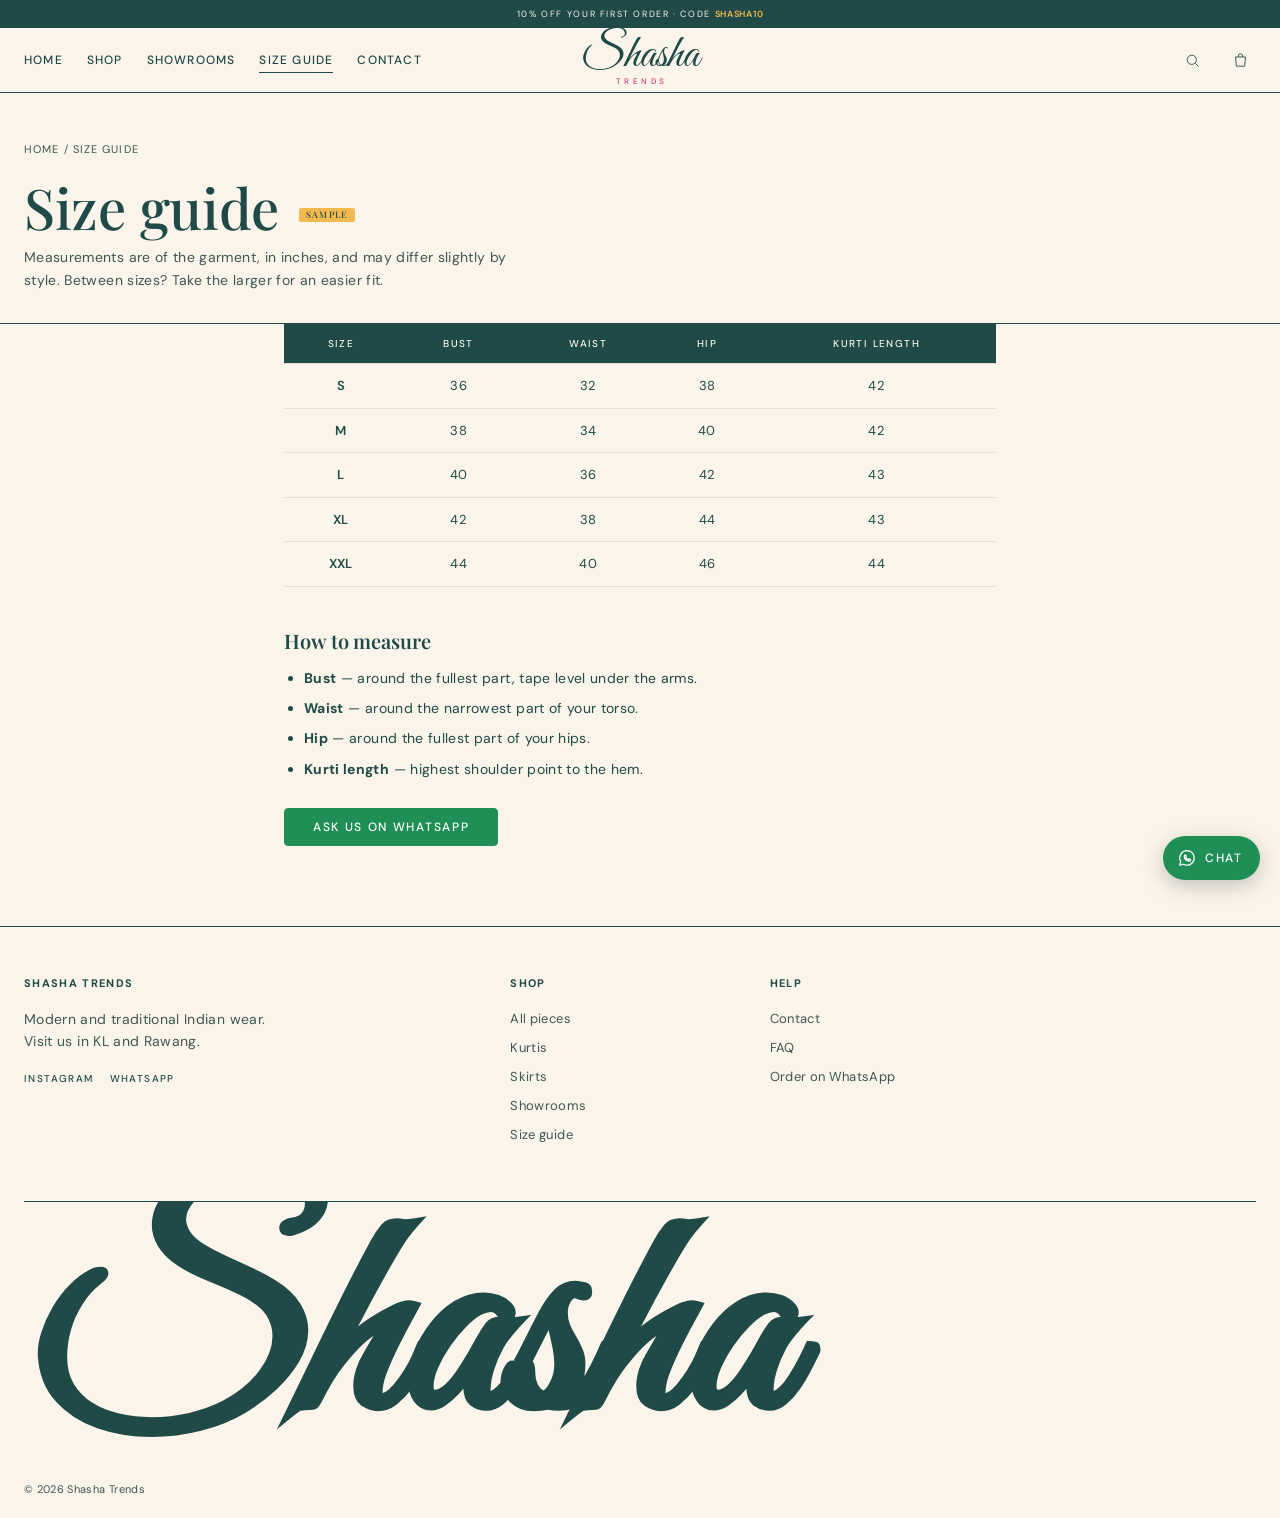
<file: size-guide.html>
<!DOCTYPE html>
<html lang="en">
<head>
<meta charset="utf-8">
<meta name="viewport" content="width=device-width, initial-scale=1">
<title>Size guide — Shasha Trends</title>
<meta name="description" content="Shasha Trends size guide for kurtis and skirts.">
<meta name="theme-color" content="#1f4a47">
<meta property="og:title" content="Size guide — Shasha Trends">
<meta property="og:description" content="Shasha Trends size guide for kurtis and skirts.">
<meta property="og:type" content="website">
<link rel="preconnect" href="https://fonts.googleapis.com">
<link rel="preconnect" href="https://fonts.gstatic.com" crossorigin>
<link href="https://fonts.googleapis.com/css2?family=DM+Sans:wght@400;500;600&family=Great+Vibes&family=Playfair+Display:ital,wght@0,500;0,600;1,500&display=swap" rel="stylesheet">
<link rel="stylesheet" href="assets/css/style.css?v=1">
<link rel="stylesheet" href="assets/css/shasha.css?v=1">
<link rel="icon" href="data:image/svg+xml,%3Csvg xmlns='http://www.w3.org/2000/svg' viewBox='0 0 24 24'%3E%3Crect width='24' height='24' fill='%231f4a47'/%3E%3Ccircle cx='12' cy='12' r='5' fill='%23c93f7c'/%3E%3C/svg%3E">
</head>
<body>
<div data-chrome="top"></div>
<main>
  <section class="wrap page-head">
    <p class="crumbs"><a href="index.html">Home</a> / Size guide</p>
    <h1 class="t-h1">Size guide <em class="sample-pill" data-sample-pill>Sample</em></h1>
    <p class="muted t-body" style="margin-top:10px;max-width:52ch">Measurements are of the garment, in inches, and may differ slightly by style. Between sizes? Take the larger for an easier fit.</p>
  </section>
  <section class="wrap" style="padding-bottom:80px;max-width:760px">
    <div class="table-wrap"><table class="sizetable" data-sizetable></table></div>
    <h2 class="t-h3" style="margin:40px 0 12px">How to measure</h2>
    <ul class="bullets"><li><b>Bust</b> — around the fullest part, tape level under the arms.</li><li><b>Waist</b> — around the narrowest part of your torso.</li><li><b>Hip</b> — around the fullest part of your hips.</li><li><b>Kurti length</b> — highest shoulder point to the hem.</li></ul>
    <a class="btn btn--wa" style="margin-top:28px" data-wa-link="Hi Shasha Trends! Could you help me pick a size? My bust is ___ and waist is ___.">Ask us on WhatsApp</a>
  </section>
</main>
<div data-chrome="bottom"></div>
<script src="assets/js/config.js?v=1"></script>
<script src="assets/js/chrome.js?v=1"></script>
<script src="assets/js/data.js?v=1"></script>
<script src="assets/js/shopify.js?v=1"></script>
<script src="assets/js/store.js?v=1"></script>
<script src="assets/js/extras.js?v=1"></script>
<script src="assets/js/app.js?v=1"></script>
</body>
</html>
</file>
<file: assets/css/style.css>
/* ==========================================================================
   SHASHA — Editorial commerce system
   Restyled for Brahmi & Co. from the Hamsa base:
   near-monochrome canvas, hairline separation, zero elevation,
   4px base unit, photography as the primary visual voice.
   ========================================================================== */

/* --------------------------------------------------------------------------
   1. Tokens
   -------------------------------------------------------------------------- */
:root {
  /* Palette */
  --ink: #1f4a47;
  --paper: #fbf4ea;
  --mist: #eadfd0;
  --fog: #f4e8d8;
  --sand: #f6e9d3;
  --smoke: #3f5654;
  --onyx: #1d1d1d;
  --stone: #cdbfae;
  --slate: #2f3440;
  --olive: #636355;
  --maroon: #523037;
  --iris: #222845;
  --pewter: #677284;
  --driftwood: #dfccbe;
  --tide: #badce4;

  /* Semantic */
  --bg: var(--paper);
  --fg: var(--ink);
  --fg-muted: var(--smoke);
  --rule: var(--ink);
  --rule-soft: var(--mist);

  /* Spacing — 4px base */
  --s1: 4px;
  --s2: 8px;
  --s3: 12px;
  --s4: 16px;
  --s5: 20px;
  --s6: 24px;
  --s8: 32px;
  --s10: 40px;
  --s12: 48px;
  --s16: 64px;
  --s20: 80px;
  --s28: 112px;

  /* Layout */
  --max: 1440px;
  --gutter: 24px;
  --section: 64px;

  /* Radius — the system allows exactly two values */
  --r-flat: 0px;
  --r-control: 4px;

  /* Type */
  --font: "DM Sans", -apple-system, BlinkMacSystemFont, "Helvetica Neue", Arial, sans-serif;
  --font-display: "Playfair Display", Georgia, serif;
  --tracking: 0.025em;
  --tracking-wide: 0.14em;

  /* Motion */
  --ease: cubic-bezier(0.22, 0.61, 0.36, 1);
  --dur: 480ms;

  --header-h: 64px;
  --strip-h: 28px;
}

/* --------------------------------------------------------------------------
   2. Reset
   -------------------------------------------------------------------------- */
*,
*::before,
*::after { box-sizing: border-box; }

* { margin: 0; padding: 0; }

html {
  -webkit-text-size-adjust: 100%;
  scroll-behavior: smooth;
}

body {
  font-family: var(--font);
  font-size: 14px;
  font-weight: 400;
  line-height: 1.5;
  letter-spacing: var(--tracking);
  color: var(--fg);
  background: var(--bg);
  -webkit-font-smoothing: antialiased;
  -moz-osx-font-smoothing: grayscale;
  overflow-x: hidden;
}

body.is-locked { overflow: hidden; }

img,
picture,
svg { display: block; max-width: 100%; }

img {
  height: auto;
  background: var(--mist);
}

a {
  color: inherit;
  text-decoration: none;
}

button,
input,
select,
textarea {
  font: inherit;
  letter-spacing: inherit;
  color: inherit;
  background: none;
  border: 0;
}

button { cursor: pointer; }

ul, ol { list-style: none; }

::selection {
  background: var(--ink);
  color: var(--paper);
}

:focus-visible {
  outline: 1px solid var(--ink);
  outline-offset: 3px;
}

/* --------------------------------------------------------------------------
   3. Type scale
   -------------------------------------------------------------------------- */
.t-display {
  font-size: clamp(38px, 7.2vw, 96px);
  font-weight: 400;
  line-height: 1.02;
  letter-spacing: -0.02em;
}

.t-h1 {
  font-size: clamp(28px, 4.4vw, 56px);
  font-weight: 400;
  line-height: 1.1;
  letter-spacing: -0.015em;
}

.t-h2 {
  font-size: clamp(22px, 2.6vw, 32px);
  font-weight: 400;
  line-height: 1.2;
  letter-spacing: -0.01em;
}

.t-h3 {
  font-size: 20px;
  font-weight: 700;
  line-height: 1.4;
}

.t-body { font-size: 14px; line-height: 1.6; }

.t-small { font-size: 12px; line-height: 1.4; }

.t-micro {
  font-size: 10px;
  line-height: 1.4;
  text-transform: uppercase;
  letter-spacing: var(--tracking-wide);
  font-weight: 500;
}

.t-eyebrow {
  font-size: 11px;
  text-transform: uppercase;
  letter-spacing: var(--tracking-wide);
  font-weight: 500;
  color: var(--fg-muted);
}

.muted { color: var(--fg-muted); }

.serif-touch { font-style: italic; }

/* --------------------------------------------------------------------------
   4. Layout primitives
   -------------------------------------------------------------------------- */
.wrap {
  width: 100%;
  max-width: var(--max);
  margin-inline: auto;
  padding-inline: var(--gutter);
}

.wrap--flush { padding-inline: 0; }

.section { padding-block: var(--section); }

.section--tight { padding-block: var(--s10); }

.section--fog { background: var(--fog); }

.section--sand { background: var(--sand); }

.section--ink {
  background: var(--ink);
  color: var(--paper);
}

.section--ink .muted,
.section--ink .t-eyebrow { color: rgba(255, 255, 255, 0.62); }

.rule {
  height: 1px;
  background: var(--rule);
  border: 0;
}

.rule--soft { background: var(--rule-soft); }

.section-head {
  display: flex;
  align-items: flex-end;
  justify-content: space-between;
  gap: var(--s6);
  padding-bottom: var(--s5);
  margin-bottom: var(--s8);
  border-bottom: 1px solid var(--rule);
}

.section-head p { max-width: 46ch; margin-top: var(--s2); }

/* --------------------------------------------------------------------------
   5. Buttons & controls
   -------------------------------------------------------------------------- */
.btn {
  display: inline-flex;
  align-items: center;
  justify-content: center;
  gap: var(--s2);
  padding: 12px 28px;
  border-radius: var(--r-control);
  border: 1px solid var(--ink);
  background: transparent;
  color: var(--ink);
  font-size: 12px;
  font-weight: 500;
  text-transform: uppercase;
  letter-spacing: var(--tracking-wide);
  line-height: 1;
  transition: background var(--dur) var(--ease), color var(--dur) var(--ease),
              border-color var(--dur) var(--ease);
}

.btn:hover {
  background: var(--ink);
  color: var(--paper);
}

.btn--solid {
  background: var(--ink);
  color: var(--paper);
}

.btn--solid:hover {
  background: transparent;
  color: var(--ink);
}

.btn--light {
  border-color: var(--paper);
  color: var(--paper);
}

.btn--light:hover {
  background: var(--paper);
  color: var(--ink);
}

.btn--full { width: 100%; }

.btn--sm { padding: 8px 18px; font-size: 11px; }

.btn[disabled] {
  border-color: var(--stone);
  color: var(--stone);
  background: transparent;
  cursor: not-allowed;
}

.link-u {
  display: inline-block;
  font-size: 12px;
  font-weight: 500;
  text-transform: uppercase;
  letter-spacing: var(--tracking-wide);
  padding-bottom: 3px;
  border-bottom: 1px solid currentColor;
  transition: opacity var(--dur) var(--ease);
}

.link-u:hover { opacity: 0.55; }

.field {
  width: 100%;
  height: 44px;
  padding: 0 var(--s4);
  border: 1px solid var(--ink);
  border-radius: var(--r-control);
  background: transparent;
  font-size: 13px;
}

.field::placeholder { color: var(--stone); }

select.field {
  appearance: none;
  background-image: url("data:image/svg+xml,%3Csvg xmlns='http://www.w3.org/2000/svg' viewBox='0 0 12 8'%3E%3Cpath d='M1 1.5 6 6.5 11 1.5' fill='none' stroke='%23000' stroke-width='1.2'/%3E%3C/svg%3E");
  background-repeat: no-repeat;
  background-position: right 14px center;
  background-size: 10px;
  padding-right: 34px;
  cursor: pointer;
}

/* --------------------------------------------------------------------------
   6. Announcement strip
   -------------------------------------------------------------------------- */
.strip {
  background: var(--ink);
  color: var(--paper);
  height: var(--strip-h);
  display: flex;
  align-items: center;
  justify-content: center;
  overflow: hidden;
  position: relative;
  z-index: 60;
}

.strip__track {
  position: relative;
  height: 12px;
  width: 100%;
  text-align: center;
}

.strip__item {
  position: absolute;
  inset: 0;
  font-size: 9px;
  text-transform: uppercase;
  letter-spacing: 0.18em;
  white-space: nowrap;
  overflow: hidden;
  text-overflow: ellipsis;
  opacity: 0;
  transform: translateY(6px);
  transition: opacity 260ms var(--ease), transform 260ms var(--ease);
}

/* The outgoing line clears out before the incoming one arrives — otherwise
   the two messages briefly stack on top of each other. */
.strip__item.is-active {
  opacity: 1;
  transform: none;
  transition-delay: 280ms;
}

/* --------------------------------------------------------------------------
   7. Header
   -------------------------------------------------------------------------- */
.header {
  position: sticky;
  top: 0;
  z-index: 50;
  background: var(--paper);
  border-bottom: 1px solid var(--ink);
}

.header__inner {
  height: var(--header-h);
  display: grid;
  grid-template-columns: 1fr auto 1fr;
  align-items: center;
  gap: var(--s4);
}

.nav {
  display: flex;
  align-items: center;
  gap: var(--s6);
}

.nav a {
  font-size: 12px;
  font-weight: 500;
  text-transform: uppercase;
  letter-spacing: 0.1em;
  position: relative;
  padding-block: 4px;
}

.nav a::after {
  content: "";
  position: absolute;
  left: 0;
  bottom: 0;
  width: 100%;
  height: 1px;
  background: currentColor;
  transform: scaleX(0);
  transform-origin: left;
  transition: transform 420ms var(--ease);
}

.nav a:hover::after,
.nav a[aria-current="page"]::after { transform: scaleX(1); }

.brand {
  display: block;
  text-align: center;
  font-family: var(--font-display);
  font-size: clamp(22px, 2.7vw, 30px);
  font-weight: 400;
  letter-spacing: 0.34em;
  text-indent: 0.34em;
  line-height: 1;
  white-space: nowrap;
}

.brand small {
  display: block;
  font-size: 7px;
  font-weight: 400;
  letter-spacing: 0.28em;
  text-indent: 0.28em;
  margin-top: 4px;
  color: var(--fg-muted);
}

.header__tools {
  display: flex;
  align-items: center;
  justify-content: flex-end;
  gap: var(--s4);
}

.icon-btn {
  width: 32px;
  height: 32px;
  display: grid;
  place-items: center;
  position: relative;
  border-radius: var(--r-control);
  transition: opacity 300ms var(--ease);
}

.icon-btn:hover { opacity: 0.55; }

.icon-btn svg {
  width: 17px;
  height: 17px;
  stroke: currentColor;
  stroke-width: 1.25;
  fill: none;
}

.badge {
  position: absolute;
  top: 1px;
  right: -1px;
  min-width: 15px;
  height: 15px;
  padding: 0 4px;
  background: var(--ink);
  color: var(--paper);
  border-radius: 999px;
  font-size: 9px;
  font-weight: 700;
  display: grid;
  place-items: center;
  transform: scale(0);
  transition: transform 320ms var(--ease);
}

.badge.is-on { transform: scale(1); }

.burger { display: none; }

/* --------------------------------------------------------------------------
   8. Hero
   -------------------------------------------------------------------------- */
.hero {
  position: relative;
  min-height: calc(100svh - var(--header-h) - var(--strip-h));
  display: flex;
  align-items: flex-end;
  overflow: hidden;
  background: var(--fog);
}

.hero__media {
  position: absolute;
  inset: 0;
}

.hero__media img {
  width: 100%;
  height: 100%;
  object-fit: cover;
  object-position: 62% center;
  animation: heroIn 2200ms var(--ease) both;
}

@keyframes heroIn {
  from { transform: scale(1.08); opacity: 0; }
  to { transform: scale(1); opacity: 1; }
}

.hero::after {
  content: "";
  position: absolute;
  inset: 0;
  background: linear-gradient(90deg, rgba(0, 0, 0, 0.42) 0%, rgba(0, 0, 0, 0.12) 46%, rgba(0, 0, 0, 0) 72%);
  pointer-events: none;
}

.hero__inner {
  position: relative;
  z-index: 2;
  width: 100%;
  padding-block: var(--s16);
  color: var(--paper);
}

.hero__copy { max-width: 620px; }

.hero__eyebrow {
  font-size: 11px;
  text-transform: uppercase;
  letter-spacing: var(--tracking-wide);
  margin-bottom: var(--s5);
  display: flex;
  align-items: center;
  gap: var(--s3);
}

.hero__eyebrow::before {
  content: "";
  width: 40px;
  height: 1px;
  background: currentColor;
}

.hero__title { margin-bottom: var(--s5); }

.hero__title em {
  font-style: italic;
  font-weight: 400;
}

.hero__text {
  max-width: 44ch;
  font-size: 15px;
  line-height: 1.65;
  color: rgba(255, 255, 255, 0.86);
  margin-bottom: var(--s8);
}

.hero__actions {
  display: flex;
  flex-wrap: wrap;
  gap: var(--s3);
}

.hero__meta {
  position: absolute;
  right: var(--gutter);
  bottom: var(--s16);
  z-index: 2;
  text-align: right;
  color: rgba(255, 255, 255, 0.8);
  font-size: 10px;
  text-transform: uppercase;
  letter-spacing: var(--tracking-wide);
  line-height: 2;
}

/* --------------------------------------------------------------------------
   9. Marquee
   -------------------------------------------------------------------------- */
.marquee {
  border-block: 1px solid var(--ink);
  background: var(--paper);
  overflow: hidden;
  padding-block: 14px;
}

.marquee__track {
  display: flex;
  width: max-content;
  animation: slide 38s linear infinite;
}

.marquee:hover .marquee__track { animation-play-state: paused; }

.marquee__group {
  display: flex;
  align-items: center;
  gap: var(--s10);
  padding-right: var(--s10);
}

.marquee span {
  font-size: 11px;
  text-transform: uppercase;
  letter-spacing: var(--tracking-wide);
  white-space: nowrap;
}

.marquee i {
  width: 4px;
  height: 4px;
  background: var(--ink);
  display: block;
  flex: none;
}

@keyframes slide {
  to { transform: translateX(-50%); }
}

/* --------------------------------------------------------------------------
   10. Category tiles
   -------------------------------------------------------------------------- */
.cats {
  display: grid;
  grid-template-columns: repeat(4, minmax(0, 1fr));
  gap: 1px;
  background: var(--ink);
  border: 1px solid var(--ink);
}

.cats .cat:last-child:nth-child(odd) { grid-column: span 2; }

.cat {
  position: relative;
  background: var(--paper);
  padding: var(--s6);
  min-height: 190px;
  display: flex;
  flex-direction: column;
  justify-content: space-between;
  overflow: hidden;
  transition: color 460ms var(--ease);
}

.cat::before {
  content: "";
  position: absolute;
  inset: 0;
  background: var(--ink);
  transform: translateY(101%);
  transition: transform 560ms var(--ease);
}

.cat:hover { color: var(--paper); }
.cat:hover::before { transform: translateY(0); }

.cat > * { position: relative; z-index: 1; }

.cat__no {
  font-size: 10px;
  letter-spacing: var(--tracking-wide);
  opacity: 0.5;
}

.cat__name {
  font-size: clamp(18px, 2vw, 24px);
  line-height: 1.15;
}

.cat__meta {
  font-size: 11px;
  text-transform: uppercase;
  letter-spacing: 0.1em;
  display: flex;
  align-items: center;
  justify-content: space-between;
  gap: var(--s2);
}

.cat__meta svg {
  width: 14px;
  height: 14px;
  stroke: currentColor;
  stroke-width: 1.2;
  fill: none;
  transition: transform 420ms var(--ease);
}

.cat:hover .cat__meta svg { transform: translateX(5px); }

/* --------------------------------------------------------------------------
   11. Product grid & card
   -------------------------------------------------------------------------- */
.grid {
  display: grid;
  grid-template-columns: repeat(4, minmax(0, 1fr));
  gap: var(--s6) var(--s5);
}

.grid--3 { grid-template-columns: repeat(3, minmax(0, 1fr)); }

.card { position: relative; }

.card__media {
  position: relative;
  display: block;
  aspect-ratio: 3 / 4;
  overflow: hidden;
  background: var(--mist);
  border-radius: var(--r-flat);
}

.card__media img {
  width: 100%;
  height: 100%;
  object-fit: cover;
  transition: transform 900ms var(--ease), opacity 600ms var(--ease);
}

.card:hover .card__media img { transform: scale(1.045); }

.card__tag {
  position: absolute;
  top: var(--s3);
  left: var(--s3);
  z-index: 2;
  background: var(--paper);
  color: var(--ink);
  font-size: 9px;
  font-weight: 700;
  text-transform: uppercase;
  letter-spacing: 0.14em;
  padding: 5px 9px;
  border-radius: var(--r-flat);
}

.card__tag--ink {
  background: var(--ink);
  color: var(--paper);
}

.card__wish {
  position: absolute;
  top: var(--s3);
  right: var(--s3);
  z-index: 2;
  width: 28px;
  height: 28px;
  display: grid;
  place-items: center;
  background: rgba(255, 255, 255, 0.86);
  border-radius: var(--r-control);
  transition: background 300ms var(--ease);
}

.card__wish svg {
  width: 16px;
  height: 16px;
  stroke: var(--ink);
  stroke-width: 1.2;
  fill: none;
  transition: fill 300ms var(--ease);
}

.card__wish:hover { background: var(--paper); }
.card__wish.is-on svg { fill: var(--ink); }

.card__quick {
  position: absolute;
  left: var(--s3);
  right: var(--s3);
  bottom: var(--s3);
  z-index: 2;
  padding: 10px;
  background: var(--ink);
  color: var(--paper);
  border-radius: var(--r-control);
  font-size: 11px;
  font-weight: 500;
  text-transform: uppercase;
  letter-spacing: 0.12em;
  text-align: center;
  opacity: 0;
  transform: translateY(8px);
  transition: opacity 380ms var(--ease), transform 380ms var(--ease);
}

.card:hover .card__quick,
.card__quick:focus-visible {
  opacity: 1;
  transform: none;
}

.card__body {
  padding-top: var(--s3);
  display: flex;
  align-items: flex-start;
  justify-content: space-between;
  gap: var(--s3);
}

.card__name {
  font-size: 13px;
  font-weight: 500;
  line-height: 1.35;
}

.card__sub {
  font-size: 11px;
  color: var(--fg-muted);
  margin-top: 2px;
}

.card__price {
  font-size: 13px;
  white-space: nowrap;
}

.card__price s {
  color: var(--stone);
  margin-right: 5px;
}

.card__swatches {
  display: flex;
  gap: var(--s1);
  margin-top: var(--s2);
}

.swatch {
  width: 12px;
  height: 12px;
  border: 1px solid transparent;
  outline: 1px solid var(--stone);
  outline-offset: -1px;
}

.swatch.is-active {
  border-color: var(--paper);
  outline-color: var(--ink);
}

/* Editorial tile that lives inside the product grid */
.grid-note {
  border: 1px solid var(--ink);
  padding: var(--s6);
  display: flex;
  flex-direction: column;
  justify-content: space-between;
  gap: var(--s6);
  aspect-ratio: 3 / 4;
  background: var(--fog);
}

.grid-note p { font-size: 13px; line-height: 1.6; }

/* --------------------------------------------------------------------------
   12. Editorial split
   -------------------------------------------------------------------------- */
.split {
  display: grid;
  grid-template-columns: repeat(2, minmax(0, 1fr));
  align-items: stretch;
}

.split__media { position: relative; overflow: hidden; }

.split__media img {
  width: 100%;
  height: 100%;
  min-height: 420px;
  object-fit: cover;
}

.split__body {
  padding: clamp(28px, 5vw, 80px);
  display: flex;
  flex-direction: column;
  justify-content: center;
  gap: var(--s5);
}

.split__body p { max-width: 46ch; line-height: 1.75; }

.split--reverse .split__media { order: 2; }

.stats {
  display: grid;
  grid-template-columns: repeat(3, minmax(0, 1fr));
  gap: var(--s4);
  margin-top: var(--s4);
  padding-top: var(--s5);
  border-top: 1px solid currentColor;
}

.stats b {
  display: block;
  font-size: 24px;
  font-weight: 400;
  line-height: 1.1;
}

.stats span {
  font-size: 10px;
  text-transform: uppercase;
  letter-spacing: 0.1em;
  opacity: 0.6;
}

/* --------------------------------------------------------------------------
   13. Lookbook
   -------------------------------------------------------------------------- */
.look {
  display: grid;
  grid-template-columns: repeat(12, minmax(0, 1fr));
  gap: var(--s5);
}

.look__wide { grid-column: span 8; }
.look__tall { grid-column: span 4; }

.look figure { position: relative; overflow: hidden; }

.look img {
  width: 100%;
  height: 100%;
  object-fit: cover;
  transition: transform 1100ms var(--ease);
}

.look figure:hover img { transform: scale(1.04); }

.look__wide img { aspect-ratio: 16 / 9; }
.look__tall img { aspect-ratio: 3 / 4; }

.look figcaption {
  position: absolute;
  left: var(--s5);
  bottom: var(--s5);
  color: var(--paper);
  font-size: 11px;
  text-transform: uppercase;
  letter-spacing: var(--tracking-wide);
  text-shadow: 0 1px 12px rgba(0, 0, 0, 0.45);
}

/* --------------------------------------------------------------------------
   14. Values row
   -------------------------------------------------------------------------- */
.values {
  display: grid;
  grid-template-columns: repeat(4, minmax(0, 1fr));
  gap: 0;
  border: 1px solid currentColor;
}

.values > div {
  padding: var(--s6);
  border-right: 1px solid currentColor;
}

.values > div:last-child { border-right: 0; }

.values h3 {
  font-size: 13px;
  font-weight: 700;
  margin-bottom: var(--s2);
}

.values p { font-size: 12px; line-height: 1.6; opacity: 0.72; }

.values svg {
  width: 20px;
  height: 20px;
  stroke: currentColor;
  stroke-width: 1.1;
  fill: none;
  margin-bottom: var(--s4);
}

/* --------------------------------------------------------------------------
   15. Quotes
   -------------------------------------------------------------------------- */
.quotes {
  display: grid;
  grid-template-columns: repeat(3, minmax(0, 1fr));
  gap: var(--s5);
}

.quote {
  border: 1px solid var(--ink);
  padding: var(--s6);
  display: flex;
  flex-direction: column;
  gap: var(--s4);
  background: var(--paper);
}

.quote blockquote {
  font-size: 15px;
  line-height: 1.6;
  flex: 1;
}

.quote figcaption {
  font-size: 11px;
  text-transform: uppercase;
  letter-spacing: 0.1em;
  color: var(--fg-muted);
}

.stars {
  display: flex;
  gap: 3px;
}

.stars svg {
  width: 12px;
  height: 12px;
  fill: var(--ink);
}

/* --------------------------------------------------------------------------
   16. Newsletter
   -------------------------------------------------------------------------- */
.news {
  display: grid;
  grid-template-columns: 1fr 1fr;
  gap: var(--s12);
  align-items: center;
}

.news form {
  display: flex;
  gap: var(--s2);
  margin-top: var(--s5);
}

.news .field {
  border-color: var(--paper);
  color: var(--paper);
}

.news .field::placeholder { color: rgba(255, 255, 255, 0.45); }

.news__note {
  font-size: 10px;
  margin-top: var(--s3);
  color: rgba(255, 255, 255, 0.5);
}

/* --------------------------------------------------------------------------
   17. Footer
   -------------------------------------------------------------------------- */
.footer {
  border-top: 1px solid var(--ink);
  padding-top: var(--s12);
}

.footer__grid {
  display: grid;
  grid-template-columns: 2fr 1fr 1fr 1fr;
  gap: var(--s8);
  padding-bottom: var(--s12);
}

.footer h4 {
  font-size: 11px;
  font-weight: 700;
  text-transform: uppercase;
  letter-spacing: 0.12em;
  margin-bottom: var(--s4);
}

.footer li { margin-bottom: var(--s2); }

.footer li a {
  font-size: 13px;
  color: var(--fg-muted);
  transition: color 300ms var(--ease);
}

.footer li a:hover { color: var(--ink); }

.footer__mark {
  font-size: clamp(52px, 23vw, 340px);
  font-weight: 700;
  letter-spacing: 0.05em;
  line-height: 0.8;
  border-top: 1px solid var(--ink);
  padding-top: var(--s6);
  overflow: hidden;
}

.footer__base {
  display: flex;
  flex-wrap: wrap;
  align-items: center;
  justify-content: space-between;
  gap: var(--s4);
  padding-block: var(--s5);
  font-size: 11px;
  color: var(--fg-muted);
}

/* --------------------------------------------------------------------------
   18. Drawer (cart) + overlay + mobile menu
   -------------------------------------------------------------------------- */
.overlay {
  position: fixed;
  inset: 0;
  background: rgba(0, 0, 0, 0.42);
  opacity: 0;
  visibility: hidden;
  transition: opacity 420ms var(--ease), visibility 420ms;
  z-index: 90;
}

.overlay.is-open {
  opacity: 1;
  visibility: visible;
}

.drawer {
  position: fixed;
  top: 0;
  right: 0;
  height: 100dvh;
  width: min(420px, 100vw);
  background: var(--paper);
  border-left: 1px solid var(--ink);
  z-index: 100;
  transform: translateX(101%);
  transition: transform 520ms var(--ease);
  display: flex;
  flex-direction: column;
}

.drawer.is-open { transform: none; }

.drawer__head {
  display: flex;
  align-items: center;
  justify-content: space-between;
  padding: var(--s5) var(--s6);
  border-bottom: 1px solid var(--ink);
}

.drawer__title {
  font-size: 12px;
  font-weight: 700;
  text-transform: uppercase;
  letter-spacing: 0.14em;
}

.drawer__body {
  flex: 1;
  overflow-y: auto;
  padding: var(--s6);
}

.drawer__foot {
  border-top: 1px solid var(--ink);
  padding: var(--s6);
}

.cart-line {
  display: grid;
  grid-template-columns: 76px 1fr;
  gap: var(--s4);
  padding-bottom: var(--s5);
  margin-bottom: var(--s5);
  border-bottom: 1px solid var(--rule-soft);
}

.cart-line:last-child { border-bottom: 0; margin-bottom: 0; }

.cart-line img { aspect-ratio: 3 / 4; object-fit: cover; width: 100%; }

.cart-line__top {
  display: flex;
  justify-content: space-between;
  gap: var(--s3);
}

.cart-line__name { font-size: 13px; font-weight: 500; }

.cart-line__meta {
  font-size: 11px;
  color: var(--fg-muted);
  margin-top: 3px;
}

.qty {
  display: inline-flex;
  align-items: center;
  border: 1px solid var(--ink);
  border-radius: var(--r-control);
  margin-top: var(--s3);
}

.qty button {
  width: 26px;
  height: 26px;
  display: grid;
  place-items: center;
  font-size: 13px;
  line-height: 1;
}

.qty span {
  min-width: 24px;
  text-align: center;
  font-size: 12px;
}

.cart-line__rm {
  font-size: 10px;
  text-transform: uppercase;
  letter-spacing: 0.1em;
  color: var(--fg-muted);
  border-bottom: 1px solid var(--stone);
  margin-left: var(--s4);
  align-self: center;
}

.cart-line__rm:hover { color: var(--ink); }

.cart-empty {
  text-align: center;
  padding-block: var(--s16);
  color: var(--fg-muted);
}

.cart-total {
  display: flex;
  justify-content: space-between;
  font-size: 14px;
  margin-bottom: var(--s2);
}

.cart-note {
  font-size: 11px;
  color: var(--fg-muted);
  margin-bottom: var(--s5);
}

.ship-bar {
  height: 3px;
  background: var(--mist);
  margin-bottom: var(--s2);
  overflow: hidden;
}

.ship-bar i {
  display: block;
  height: 100%;
  background: var(--ink);
  width: 0;
  transition: width 600ms var(--ease);
}

/* Mobile nav panel */
.mnav {
  position: fixed;
  inset: 0 auto 0 0;
  width: min(360px, 88vw);
  background: var(--paper);
  border-right: 1px solid var(--ink);
  z-index: 100;
  transform: translateX(-101%);
  transition: transform 520ms var(--ease);
  padding: var(--s6);
  display: flex;
  flex-direction: column;
  gap: var(--s5);
}

.mnav.is-open { transform: none; }

.mnav a {
  font-size: 22px;
  padding-block: var(--s3);
  border-bottom: 1px solid var(--rule-soft);
  display: block;
}

/* --------------------------------------------------------------------------
   19. Shop page
   -------------------------------------------------------------------------- */
.page-head {
  padding-block: var(--s12) var(--s8);
  border-bottom: 1px solid var(--ink);
}

.crumbs {
  font-size: 11px;
  text-transform: uppercase;
  letter-spacing: 0.1em;
  color: var(--fg-muted);
  margin-bottom: var(--s5);
}

.crumbs a:hover { color: var(--ink); }

.filters {
  display: flex;
  align-items: center;
  gap: var(--s4);
  padding-block: var(--s5);
  border-bottom: 1px solid var(--rule-soft);
  margin-bottom: var(--s8);
  position: sticky;
  top: var(--header-h);
  background: var(--paper);
  z-index: 20;
}

/* Chips scroll sideways rather than wrapping — the sort control keeps
   its place on the right at every width. */
.filters__chips {
  display: flex;
  align-items: center;
  gap: var(--s3);
  flex: 1;
  min-width: 0;
  overflow-x: auto;
  scrollbar-width: none;
  -ms-overflow-style: none;
}

.filters__chips::-webkit-scrollbar { display: none; }

.filters__sort {
  display: flex;
  align-items: center;
  gap: var(--s2);
  flex: none;
}

.filters__sort .field {
  width: auto;
  height: 34px;
  font-size: 12px;
}

.chip {
  flex: none;
  padding: 7px 15px;
  border: 1px solid var(--stone);
  border-radius: var(--r-control);
  font-size: 11px;
  text-transform: uppercase;
  letter-spacing: 0.1em;
  transition: all 320ms var(--ease);
}

.chip:hover { border-color: var(--ink); }

.chip.is-on {
  background: var(--ink);
  color: var(--paper);
  border-color: var(--ink);
}

.count { font-size: 11px; color: var(--fg-muted); }

/* --------------------------------------------------------------------------
   20. Product detail
   -------------------------------------------------------------------------- */
.pdp {
  display: grid;
  grid-template-columns: 1.15fr 1fr;
  gap: var(--s16);
  padding-block: var(--s10) var(--section);
  align-items: start;
}

.pdp__gallery {
  display: grid;
  grid-template-columns: 72px 1fr;
  gap: var(--s3);
  position: sticky;
  top: calc(var(--header-h) + 24px);
}

.pdp__thumbs {
  display: flex;
  flex-direction: column;
  gap: var(--s2);
}

.pdp__thumbs button {
  border: 1px solid transparent;
  padding: 0;
  line-height: 0;
  transition: border-color 300ms var(--ease);
}

.pdp__thumbs button.is-on { border-color: var(--ink); }

.pdp__thumbs img { aspect-ratio: 3 / 4; object-fit: cover; width: 100%; }

.pdp__main {
  aspect-ratio: 3 / 4;
  overflow: hidden;
  background: var(--mist);
}

.pdp__main img {
  width: 100%;
  height: 100%;
  object-fit: cover;
}

.pdp__info { max-width: 480px; }

.pdp__price {
  font-size: 18px;
  margin-block: var(--s3) var(--s5);
}

.pdp__price s { color: var(--stone); margin-right: var(--s2); }

.pdp__desc { line-height: 1.75; color: var(--fg-muted); }

.opt { margin-top: var(--s8); }

.opt__label {
  display: flex;
  align-items: baseline;
  justify-content: space-between;
  font-size: 11px;
  text-transform: uppercase;
  letter-spacing: 0.12em;
  margin-bottom: var(--s3);
}

.opt__label a {
  font-size: 10px;
  color: var(--fg-muted);
  border-bottom: 1px solid var(--stone);
}

.sizes {
  display: flex;
  flex-wrap: wrap;
  gap: var(--s2);
}

.size {
  min-width: 48px;
  height: 40px;
  padding-inline: 10px;
  border: 1px solid var(--stone);
  border-radius: var(--r-control);
  font-size: 12px;
  transition: all 300ms var(--ease);
}

.size:hover { border-color: var(--ink); }

.size.is-on {
  background: var(--ink);
  color: var(--paper);
  border-color: var(--ink);
}

.size.is-out {
  color: var(--stone);
  cursor: not-allowed;
  text-decoration: line-through;
}

.colors { display: flex; gap: var(--s2); }

.color-dot {
  width: 26px;
  height: 26px;
  border-radius: var(--r-flat);
  outline: 1px solid var(--stone);
  outline-offset: 2px;
  transition: outline-color 300ms var(--ease);
}

.color-dot.is-on { outline-color: var(--ink); }

.pdp__actions {
  display: flex;
  gap: var(--s2);
  margin-top: var(--s8);
}

.pdp__actions .btn { flex: 1; }

.icon-square {
  width: 46px;
  border: 1px solid var(--ink);
  border-radius: var(--r-control);
  display: grid;
  place-items: center;
  flex: none;
  transition: background 320ms var(--ease), color 320ms var(--ease);
}

.icon-square svg {
  width: 17px;
  height: 17px;
  stroke: currentColor;
  stroke-width: 1.2;
  fill: none;
}

.icon-square:hover { background: var(--ink); color: var(--paper); }
.icon-square.is-on svg { fill: currentColor; }

.usp {
  display: grid;
  gap: var(--s3);
  margin-top: var(--s6);
  padding-top: var(--s5);
  border-top: 1px solid var(--rule-soft);
  font-size: 12px;
  color: var(--fg-muted);
}

.usp div { display: flex; gap: var(--s3); align-items: center; }

.usp svg {
  width: 15px;
  height: 15px;
  stroke: var(--ink);
  stroke-width: 1.2;
  fill: none;
  flex: none;
}

.acc { margin-top: var(--s8); border-top: 1px solid var(--ink); }

.acc__item { border-bottom: 1px solid var(--rule-soft); }

.acc__btn {
  width: 100%;
  display: flex;
  align-items: center;
  justify-content: space-between;
  padding-block: var(--s5);
  font-size: 12px;
  font-weight: 500;
  text-transform: uppercase;
  letter-spacing: 0.1em;
  text-align: left;
}

.acc__btn i {
  position: relative;
  width: 11px;
  height: 11px;
  flex: none;
}

.acc__btn i::before,
.acc__btn i::after {
  content: "";
  position: absolute;
  background: var(--ink);
  transition: transform 380ms var(--ease);
}

.acc__btn i::before { inset: 5px 0 5px 0; height: 1px; }
.acc__btn i::after { inset: 0 5px 0 5px; width: 1px; }

.acc__item.is-open .acc__btn i::after { transform: scaleY(0); }

.acc__panel {
  display: grid;
  grid-template-rows: 0fr;
  transition: grid-template-rows 460ms var(--ease);
}

.acc__item.is-open .acc__panel { grid-template-rows: 1fr; }

.acc__panel > div { overflow: hidden; }

.acc__panel p,
.acc__panel ul {
  font-size: 13px;
  line-height: 1.75;
  color: var(--fg-muted);
  padding-bottom: var(--s5);
}

.acc__panel li { padding-left: var(--s4); position: relative; }

.acc__panel li::before {
  content: "";
  position: absolute;
  left: 0;
  top: 10px;
  width: 5px;
  height: 1px;
  background: var(--stone);
}

/* --------------------------------------------------------------------------
   21. Toast
   -------------------------------------------------------------------------- */
.toast {
  position: fixed;
  left: 50%;
  bottom: 28px;
  transform: translate(-50%, 140%);
  background: var(--ink);
  color: var(--paper);
  padding: 12px 22px;
  border-radius: var(--r-control);
  font-size: 11px;
  text-transform: uppercase;
  letter-spacing: 0.12em;
  z-index: 120;
  transition: transform 520ms var(--ease);
}

.toast.is-on { transform: translate(-50%, 0); }

/* --------------------------------------------------------------------------
   22. Reveal animation
   -------------------------------------------------------------------------- */
.reveal {
  opacity: 0;
  transform: translateY(22px);
  transition: opacity 900ms var(--ease), transform 900ms var(--ease);
}

.reveal.is-in {
  opacity: 1;
  transform: none;
}

.reveal[data-delay="1"] { transition-delay: 80ms; }
.reveal[data-delay="2"] { transition-delay: 160ms; }
.reveal[data-delay="3"] { transition-delay: 240ms; }
.reveal[data-delay="4"] { transition-delay: 320ms; }
.reveal[data-delay="5"] { transition-delay: 400ms; }

@media (prefers-reduced-motion: reduce) {
  *,
  *::before,
  *::after {
    animation-duration: 0.01ms !important;
    animation-iteration-count: 1 !important;
    transition-duration: 0.01ms !important;
    scroll-behavior: auto !important;
  }
  .reveal { opacity: 1; transform: none; }
}

/* --------------------------------------------------------------------------
   23. Commerce states — skeletons, quick add, search, stock
   -------------------------------------------------------------------------- */

/* Loading placeholders while the catalogue is in flight */
.skel { pointer-events: none; }

.skel__media {
  aspect-ratio: 3 / 4;
  background: var(--mist);
  animation: pulse 1400ms var(--ease) infinite;
}

.skel__line {
  height: 10px;
  margin-top: var(--s3);
  background: var(--mist);
  animation: pulse 1400ms var(--ease) infinite;
}

.skel__line--short { width: 45%; }

@keyframes pulse {
  0%, 100% { opacity: 1; }
  50% { opacity: 0.45; }
}

/* Quick add opens a size row inside the card instead of guessing a size */
.card__sizes {
  position: absolute;
  left: var(--s3);
  right: var(--s3);
  bottom: var(--s3);
  z-index: 3;
  display: flex;
  flex-wrap: nowrap;
  gap: 2px;
  padding: var(--s2);
  background: var(--paper);
  border: 1px solid var(--ink);
  border-radius: var(--r-control);
  opacity: 0;
  visibility: hidden;
  transform: translateY(8px);
  transition: opacity 320ms var(--ease), transform 320ms var(--ease), visibility 320ms;
}

.card.is-picking .card__sizes {
  opacity: 1;
  visibility: visible;
  transform: none;
}

.card.is-picking .card__quick { opacity: 0; }

.card__size {
  flex: 1 1 0;
  min-width: 0;
  padding: 6px 2px;
  border: 1px solid var(--stone);
  border-radius: var(--r-control);
  font-size: 11px;
  transition: background 260ms var(--ease), color 260ms var(--ease), border-color 260ms var(--ease);
}

.card__size:hover:not(:disabled) {
  background: var(--ink);
  color: var(--paper);
  border-color: var(--ink);
}

.card__size.is-out {
  color: var(--stone);
  text-decoration: line-through;
  cursor: not-allowed;
}

.card__sizes-close {
  flex: none;
  width: 22px;
  font-size: 15px;
  line-height: 1;
  color: var(--fg-muted);
}

.card.is-sold-out .card__media img { opacity: 0.55; }

/* Cart drawer feedback while a Shopify mutation is in flight */
.drawer.is-busy .drawer__body,
.drawer.is-busy .drawer__foot {
  opacity: 0.5;
  pointer-events: none;
  transition: opacity 200ms var(--ease);
}

.cart-line__note {
  font-size: 10px;
  text-transform: uppercase;
  letter-spacing: 0.1em;
  color: var(--maroon);
  margin-top: var(--s2);
}

.qty button[disabled] {
  color: var(--stone);
  cursor: not-allowed;
}

/* Product page stock messaging */
.pdp__stock {
  font-size: 12px;
  color: var(--maroon);
  margin-top: var(--s3);
}

.pdp__stock a { border-bottom: 1px solid currentColor; }

/* Search panel */
.search {
  position: fixed;
  top: 0;
  left: 0;
  right: 0;
  z-index: 100;
  background: var(--paper);
  border-bottom: 1px solid var(--ink);
  transform: translateY(-101%);
  transition: transform 520ms var(--ease);
  max-height: 100dvh;
  overflow-y: auto;
}

.search.is-open { transform: none; }

.search__inner { padding-block: var(--s5) var(--s8); }

.search__bar {
  display: flex;
  align-items: center;
  gap: var(--s3);
  padding-bottom: var(--s4);
  border-bottom: 1px solid var(--ink);
}

.search__icon {
  width: 18px;
  height: 18px;
  flex: none;
  stroke: var(--ink);
  stroke-width: 1.25;
  fill: none;
}

.search__bar input {
  flex: 1;
  min-width: 0;
  font-size: clamp(18px, 3vw, 28px);
  letter-spacing: -0.01em;
  padding-block: var(--s2);
}

.search__bar input::placeholder { color: var(--stone); }

.search__bar input::-webkit-search-cancel-button { display: none; }

.search__results { padding-top: var(--s5); }

.search__grid {
  display: grid;
  grid-template-columns: repeat(3, minmax(0, 1fr));
  gap: var(--s4);
}

.search__hit {
  display: grid;
  grid-template-columns: 64px 1fr;
  gap: var(--s3);
  align-items: center;
  padding: var(--s2);
  border: 1px solid transparent;
  transition: border-color 300ms var(--ease);
}

.search__hit:hover { border-color: var(--ink); }

.search__hit img {
  width: 100%;
  aspect-ratio: 3 / 4;
  object-fit: cover;
}

.search__hit b { display: block; font-size: 13px; font-weight: 500; }

.search__hit span {
  display: block;
  font-size: 11px;
  color: var(--fg-muted);
  margin-top: 2px;
}

/* --------------------------------------------------------------------------
   24. Checkout and order confirmation
   -------------------------------------------------------------------------- */
.header__inner--plain {
  grid-template-columns: 1fr auto 1fr;
}

.co {
  display: grid;
  grid-template-columns: 1.35fr 1fr;
  gap: var(--s16);
  align-items: start;
  padding-block: var(--s12) var(--section);
}

.co__set {
  border: 0;
  padding: 0;
  margin: 0 0 var(--s10);
}

.co__legend {
  font-size: 11px;
  font-weight: 700;
  text-transform: uppercase;
  letter-spacing: var(--tracking-wide);
  padding: 0 0 var(--s4);
  margin-bottom: var(--s5);
  width: 100%;
  border-bottom: 1px solid var(--ink);
}

.co__grid {
  display: grid;
  grid-template-columns: repeat(2, minmax(0, 1fr));
  gap: var(--s4);
}

.co__field--wide { grid-column: 1 / -1; }

.co__field label {
  display: block;
  font-size: 11px;
  text-transform: uppercase;
  letter-spacing: 0.1em;
  color: var(--fg-muted);
  margin-bottom: var(--s2);
}

.co__field .field.is-bad { border-color: var(--maroon); }

.co__err {
  font-size: 11px;
  color: var(--maroon);
  min-height: 14px;
  margin-top: 3px;
}

.co__error-banner {
  border: 1px solid var(--maroon);
  color: var(--maroon);
  background: #f8eeee;
  padding: var(--s4);
  border-radius: var(--r-control);
  font-size: 13px;
  margin-bottom: var(--s5);
}

.co__methods { display: grid; gap: var(--s2); }

.co__method {
  display: flex;
  gap: var(--s3);
  align-items: flex-start;
  padding: var(--s4);
  border: 1px solid var(--stone);
  border-radius: var(--r-control);
  cursor: pointer;
  transition: border-color 260ms var(--ease);
}

.co__method:hover { border-color: var(--ink); }
.co__method:has(input:checked) { border-color: var(--ink); background: var(--fog); }
.co__method input { margin-top: 3px; accent-color: var(--ink); }
.co__method b { display: block; font-size: 13px; font-weight: 500; }
.co__method small { display: block; font-size: 12px; color: var(--fg-muted); margin-top: 2px; }

/* Summary column */
.co__summary {
  border: 1px solid var(--ink);
  border-radius: var(--r-control);
  padding: var(--s6);
  background: var(--fog);
  position: sticky;
  top: var(--s6);
}

.co__lines { display: grid; gap: var(--s4); }

.co__line {
  display: grid;
  grid-template-columns: 52px 1fr auto;
  gap: var(--s3);
  align-items: center;
}

.co__line b { display: block; font-size: 13px; font-weight: 500; line-height: 1.35; }
.co__line small { display: block; font-size: 11px; color: var(--fg-muted); margin-top: 2px; }
.co__amt { font-size: 13px; white-space: nowrap; }

.co__thumb { position: relative; }

.co__thumb img {
  width: 52px;
  aspect-ratio: 3 / 4;
  object-fit: cover;
  background: var(--mist);
}

.co__thumb span {
  position: absolute;
  top: -6px;
  right: -6px;
  min-width: 18px;
  height: 18px;
  padding: 0 5px;
  background: var(--ink);
  color: var(--paper);
  border-radius: 999px;
  font-size: 10px;
  font-weight: 700;
  display: grid;
  place-items: center;
}

.co__totals {
  margin-top: var(--s5);
  padding-top: var(--s4);
  border-top: 1px solid var(--ink);
  font-size: 13px;
}

.co__totals div {
  display: flex;
  justify-content: space-between;
  padding: 3px 0;
}

.co__grand {
  margin-top: var(--s2);
  padding-top: var(--s3);
  border-top: 1px solid var(--rule-soft);
  font-size: 15px;
  font-weight: 700;
}

/* Confirmation */
.co__confirm { padding-block: var(--s16) var(--section); max-width: 900px; }

.co__confirm-grid {
  display: grid;
  grid-template-columns: 1.3fr 1fr;
  gap: var(--s12);
  margin-top: var(--s10);
  padding-top: var(--s8);
  border-top: 1px solid var(--ink);
}

.co__address, .co__status { font-size: 13px; line-height: 1.7; margin-top: var(--s3); }

@media (max-width: 900px) {
  .co { grid-template-columns: 1fr; gap: var(--s8); padding-block: var(--s8) var(--s12); }
  .co__summary { position: static; order: -1; }
  .co__confirm-grid { grid-template-columns: 1fr; gap: var(--s8); }
}

@media (max-width: 560px) {
  .co__grid { grid-template-columns: 1fr; }
  .co__field--wide { grid-column: auto; }
  .header__inner--plain .link-u { font-size: 10px; }
}

/* --------------------------------------------------------------------------
   25. Responsive
   -------------------------------------------------------------------------- */
@media (max-width: 1100px) {
  .grid { grid-template-columns: repeat(3, minmax(0, 1fr)); }
  .pdp { gap: var(--s10); }
  .footer__grid { grid-template-columns: 1fr 1fr 1fr; }
}

@media (max-width: 900px) {
  :root { --section: 48px; --gutter: 20px; }

  .nav { display: none; }
  .burger { display: grid; }

  .header__inner { grid-template-columns: 1fr auto 1fr; }

  .cats { grid-template-columns: repeat(2, minmax(0, 1fr)); }
  .grid, .grid--3 { grid-template-columns: repeat(2, minmax(0, 1fr)); }
  .quotes { grid-template-columns: 1fr; }
  .values { grid-template-columns: repeat(2, minmax(0, 1fr)); }
  .values > div:nth-child(2n) { border-right: 0; }
  .values > div:nth-child(-n + 2) { border-bottom: 1px solid currentColor; }

  .split { grid-template-columns: 1fr; }
  .split--reverse .split__media { order: 0; }
  .split__media img { min-height: 340px; }

  .look { gap: var(--s3); }
  .look__wide, .look__tall { grid-column: span 12; }

  .news { grid-template-columns: 1fr; gap: var(--s6); }

  .pdp { grid-template-columns: 1fr; }
  .pdp__gallery { position: static; grid-template-columns: 1fr; }
  .pdp__thumbs {
    flex-direction: row;
    order: 2;
    overflow-x: auto;
  }
  .pdp__thumbs button { width: 64px; flex: none; }
  .pdp__info { max-width: none; }

  .hero__meta { display: none; }
  .search__grid { grid-template-columns: repeat(2, minmax(0, 1fr)); }
  .footer__grid { grid-template-columns: 1fr 1fr; }
  .filters { position: static; }

  /* Narrow screens read the hero copy against the bottom of the frame,
     so the scrim has to run vertically rather than left-to-right. */
  .hero::after {
    background: linear-gradient(180deg, rgba(0, 0, 0, 0.28) 0%, rgba(0, 0, 0, 0.05) 34%, rgba(0, 0, 0, 0.62) 100%);
  }
  .hero__media img { object-position: 58% center; }
}

@media (max-width: 560px) {
  .grid, .grid--3, .cats { grid-template-columns: repeat(2, minmax(0, 1fr)); }
  .grid { gap: var(--s5) var(--s3); }
  .card__quick { opacity: 1; transform: none; }
  .cat { min-height: 150px; padding: var(--s4); }
  .news form { flex-direction: column; }
  .footer__grid { grid-template-columns: 1fr; gap: var(--s6); }
  .brand small { display: none; }
  .strip__item { font-size: 8px; letter-spacing: 0.08em; }
  .search__grid { grid-template-columns: 1fr; }
  .card__size { font-size: 10px; }

  /* Give the chips room: the select is self-explanatory without its label. */
  .filters { gap: var(--s3); }
  .filters__sort label { display: none; }
  .filters__sort .field { max-width: 132px; }

  /* Two-up cards are too narrow to sit the price beside the name. */
  .card__body { flex-direction: column; gap: 0; }
  .card__price { margin-top: var(--s2); }
  .section-head { flex-direction: column; align-items: flex-start; }
}
</file>
<file: assets/css/shasha.css>
/* ==========================================================================
   SHASHA & CO. — brand layer
   Loaded after style.css. Overrides the base system with the Brahmi voice
   (navy + ivory + antique gold, serif display) and adds the conversion
   components: colour strip, reviews, FAQ, offer, sticky bars, modals.
   ========================================================================== */

:root {
  --gold: #c93f7c;
  --wa: #1f8f55;
  --wa-hover: #17703f;
  --ok: #1f7a45;
  --bad: #b3302a;
}

/* ------------------------------------------------------------ typography */
.t-display, .t-h1, .t-h2, .t-h3, .section-head h2, .page-head h1 {
  font-family: var(--font-display);
  font-weight: 500;
  letter-spacing: -0.005em;
}
.t-display { font-weight: 500; line-height: 1.02; letter-spacing: -0.015em; }
.t-h1 { line-height: 1.05; }
.t-h3 { font-weight: 600; }
.t-eyebrow { color: var(--gold); }
.section--ink .t-eyebrow { color: #f2b94e; }

/* --------------------------------------------------------------- wordmark */
.brand {
  font-family: "Great Vibes", cursive;
  font-weight: 400;
  font-size: clamp(34px, 4vw, 46px);
  letter-spacing: 0;
  text-indent: 0;
  line-height: 0.9;
  color: var(--ink);
}
.footer__mark { font-family: "Great Vibes", cursive; text-transform: none; letter-spacing: 0; }
.brand small {
  display: block;
  font-family: var(--font);
  font-size: 8px;
  font-weight: 500;
  letter-spacing: 0.42em;
  text-indent: 0.42em;
  margin: 2px 0 0;
  color: var(--gold);
  text-transform: uppercase;
}

.strip { background: var(--ink); color: var(--paper); }
.strip b { color: #f2b94e; font-weight: 600; letter-spacing: 0.08em; }

/* ---------------------------------------------------------------- buttons */
.btn--paper { background: var(--paper); border-color: var(--paper); color: var(--ink); }
.btn--paper:hover { background: transparent; color: var(--paper); }

.btn--wa { background: var(--wa); border-color: var(--wa); color: #fff; gap: 10px; }
.btn--wa:hover { background: var(--wa-hover); border-color: var(--wa-hover); color: #fff; }
.btn--wa svg { width: 18px; height: 18px; stroke: currentColor; fill: none; stroke-width: 1.5; stroke-linecap: round; stroke-linejoin: round; }

/* ------------------------------------------------------------------- hero */
.hero { background: #cfc3b1; }
.hero::after {
  background: linear-gradient(90deg, rgba(22, 52, 50, 0.72) 0%, rgba(22, 52, 50, 0.28) 42%, rgba(22, 52, 50, 0) 66%);
}
.hero__media picture { display: block; height: 100%; }
@media (max-width: 760px), (max-aspect-ratio: 1/1) {
  .hero::after { background: linear-gradient(180deg, rgba(22, 52, 50, 0) 35%, rgba(22, 52, 50, 0.9) 100%); }
  .hero__media img { object-position: 50% 20%; }
}
.hero__media img { object-position: 60% 30%; }
.hero__eyebrow { color: #f2b94e; }
.hero__title em { color: #ffd9a0; }
.hero__proof {
  display: flex; flex-wrap: wrap; gap: 6px 22px; margin-top: 26px;
  font-size: 11px; text-transform: uppercase; letter-spacing: var(--tracking-wide);
  color: rgba(255, 255, 255, 0.82);
}
.hero__proof span::before { content: "✓"; margin-right: 8px; color: #f2b94e; }

/* ----------------------------------------------------------- colour strip */
.swatch-strip {
  display: grid; grid-auto-flow: column; grid-auto-columns: minmax(150px, 1fr);
  gap: 12px; overflow-x: auto; scroll-snap-type: x mandatory; padding-bottom: 6px;
  scrollbar-width: none;
}
.swatch-strip::-webkit-scrollbar { display: none; }
@media (min-width: 1100px) {
  .swatch-strip { grid-auto-flow: row; grid-template-columns: repeat(8, 1fr); overflow: visible; }
}
.swatch-tile { scroll-snap-align: start; display: block; }
.swatch-tile__img { display: block; overflow: hidden; aspect-ratio: 3 / 4; background: var(--mist); }
.swatch-tile__img img { width: 100%; height: 100%; object-fit: cover; transition: transform 600ms var(--ease); }
.swatch-tile:hover img { transform: scale(1.05); }
.swatch-tile__name {
  display: flex; align-items: center; gap: 8px; margin-top: 10px;
  font-size: 11px; text-transform: uppercase; letter-spacing: 0.12em;
}
.swatch-tile__name i { width: 12px; height: 12px; border-radius: 50%; border: 1px solid rgba(22, 52, 50, 0.25); }

/* ------------------------------------------------------------- offer band */
.offer-band__inner { display: grid; grid-template-columns: 1.4fr 1fr; gap: 32px; align-items: center; }
.offer-code {
  display: inline-block; font-family: var(--font-display); font-size: 36px; font-weight: 600;
  letter-spacing: 0.14em; padding: 8px 20px; border: 1px dashed #f2b94e; color: #ffd9a0; margin-bottom: 8px;
}
@media (max-width: 760px) { .offer-band__inner { grid-template-columns: 1fr; } }

/* ----------------------------------------------------------------- reviews */
.stars { color: var(--gold); letter-spacing: 2px; font-size: 0.7em; }
.star { font-style: normal; opacity: 0.28; }
.star.is-on { opacity: 1; }
.reviews { display: grid; grid-template-columns: repeat(4, 1fr); gap: 16px; margin-top: 24px; }
.review { background: var(--paper); padding: 22px; border: 1px solid var(--mist); display: flex; flex-direction: column; gap: 10px; }
.review h3 { font-family: var(--font-display); font-size: 18px; font-weight: 600; line-height: 1.2; }
.review blockquote { font-size: 13px; line-height: 1.65; color: var(--fg-muted); flex: 1; }
.review figcaption { font-size: 12px; display: flex; flex-wrap: wrap; gap: 4px 10px; align-items: center; }
.verified { color: var(--ok); font-size: 11px; }
.verified::before { content: "✓ "; }
.rev-prod { width: 100%; color: var(--fg-muted); font-size: 11px; }
@media (max-width: 1000px) { .reviews { grid-template-columns: repeat(2, 1fr); } }
@media (max-width: 560px) { .reviews { grid-template-columns: 1fr; } }

.sample-pill {
  display: inline-block; font-style: normal; font-size: 9px; letter-spacing: 0.14em; text-transform: uppercase;
  background: #f2b94e; color: var(--ink); padding: 2px 7px; border-radius: 2px; vertical-align: middle; margin-left: 6px;
}

/* ---------------------------------------------------------------------- FAQ */
.faq { display: grid; grid-template-columns: 1fr 1.6fr; gap: 48px; }
@media (max-width: 860px) { .faq { grid-template-columns: 1fr; gap: 24px; } }

/* ------------------------------------------------------------ product page */
.pdp__rating { display: inline-flex; align-items: center; gap: 6px; margin-top: 8px; font-size: 12px; color: var(--fg-muted); }
.pdp__rating .stars { font-size: 13px; }
.save-pill { margin-left: 10px; font-size: 11px; font-weight: 500; letter-spacing: 0.08em; text-transform: uppercase; background: var(--ink); color: var(--paper); padding: 3px 8px; border-radius: 2px; vertical-align: middle; }
.pdp__offer { margin: 12px 0; padding: 10px 12px; background: var(--fog); border-left: 3px solid var(--gold); font-size: 12px; }
.pdp__offer b { letter-spacing: 0.1em; }
.pdp .btn--wa { margin-top: 10px; }
.pdp__stock { color: var(--bad); font-weight: 500; margin-top: 12px; }
.pdp__stock a { text-decoration: underline; }
.pdp__eta { display: flex; align-items: center; gap: 10px; margin: 14px 0 4px; font-size: 12px; color: var(--fg-muted); }
.pdp__eta svg { width: 20px; height: 20px; flex: none; stroke: currentColor; fill: none; stroke-width: 1.2; }
.usp { grid-template-columns: 1fr; }
a.color-dot { display: inline-block; }
.pdp__dots { display: none; justify-content: center; gap: 6px; position: absolute; left: 0; right: 0; bottom: 12px; }
.pdp__dots i { width: 6px; height: 6px; border-radius: 50%; background: rgba(255, 255, 255, 0.6); }
.pdp__dots i.is-on { background: #fff; width: 18px; border-radius: 3px; }
.pdp__main { position: relative; }
@media (max-width: 860px) { .pdp__dots { display: flex; } }

.stickybar {
  position: fixed; left: 0; right: 0; bottom: 0; z-index: 60; display: flex; align-items: center; gap: 12px;
  padding: 10px 16px calc(10px + env(safe-area-inset-bottom)); background: var(--paper);
  border-top: 1px solid var(--stone); transform: translateY(110%); transition: transform 320ms var(--ease);
}
.stickybar.is-on { transform: none; }
.stickybar > div { flex: 1; min-width: 0; display: flex; flex-direction: column; font-size: 12px; }
.stickybar b { font-weight: 500; white-space: nowrap; overflow: hidden; text-overflow: ellipsis; }
.stickybar s { color: var(--stone); margin-right: 6px; }
.stickybar .btn { flex: none; padding: 14px 22px; }
@media (min-width: 861px) { .stickybar { display: none; } }

/* -------------------------------------------------- floating / mobile bars */
.mobilebar { display: none; }
@media (max-width: 760px) {
  .mobilebar {
    position: fixed; left: 0; right: 0; bottom: 0; z-index: 55; display: grid; grid-template-columns: 1.4fr 1fr; gap: 8px;
    padding: 10px 12px calc(10px + env(safe-area-inset-bottom)); background: var(--paper); border-top: 1px solid var(--stone);
  }
  .mobilebar .btn { padding: 14px 10px; }
  body { padding-bottom: 68px; }
  .fab { display: none !important; }
}
.fab {
  position: fixed; right: 20px; bottom: 20px; z-index: 50; display: inline-flex; align-items: center; gap: 8px;
  background: var(--wa); color: #fff; padding: 12px 18px 12px 14px; border-radius: 40px;
  box-shadow: 0 6px 20px rgba(22, 52, 50, 0.25); font-size: 12px; text-transform: uppercase; letter-spacing: 0.12em; font-weight: 500;
}
.fab:hover { background: var(--wa-hover); }
.fab svg { width: 20px; height: 20px; stroke: currentColor; fill: none; stroke-width: 1.5; stroke-linecap: round; stroke-linejoin: round; }

/* ------------------------------------------------------------------ modals */
.modal {
  position: fixed; inset: 0; z-index: 200; display: none; align-items: center; justify-content: center;
  padding: 16px; background: rgba(22, 52, 50, 0.55);
}
.modal.is-open { display: flex; }
.modal__card { position: relative; width: 100%; max-width: 520px; max-height: 90vh; overflow: auto; background: var(--paper); padding: 32px 28px; }
.modal__card--offer { text-align: center; max-width: 440px; }
.modal__card--offer .field { text-align: center; }
.modal__x { position: absolute; top: 10px; right: 10px; }
.modal .offer-code { font-size: 32px; color: var(--ink); border-color: var(--gold); margin: 12px 0; }

/* -------------------------------------------------------------- size table */
.table-wrap { overflow-x: auto; }
.sizetable { width: 100%; border-collapse: collapse; font-size: 13px; }
.sizetable th, .sizetable td { padding: 12px 14px; text-align: center; border-bottom: 1px solid var(--mist); }
.sizetable thead th { font-size: 10px; text-transform: uppercase; letter-spacing: 0.14em; background: var(--ink); color: var(--paper); font-weight: 500; }
.sizetable tbody th { font-weight: 600; }
.bullets { list-style: disc; padding-left: 20px; display: grid; gap: 8px; line-height: 1.6; }

/* ---------------------------------------------------------------- checkout */
.fgrid { display: grid; grid-template-columns: 1fr 1fr; gap: 16px; }
.fgrid__full { grid-column: 1 / -1; }
.fgrid .field { margin-top: 6px; }
@media (max-width: 560px) { .fgrid { grid-template-columns: 1fr; } }
.field.is-bad { border-color: var(--bad); }
.ferr { min-height: 16px; margin-top: 4px; font-size: 11px; color: var(--bad); }
.codebox { display: flex; gap: 8px; margin-top: 16px; }
.codebox .field { flex: 1; text-transform: uppercase; }
.co__ok { color: var(--ok); margin-top: 6px; }
.co__err { color: var(--bad); margin-top: 6px; }
.co__disc { color: var(--ok); }
.co__hint { margin-top: 8px; font-size: 12px; color: var(--fg-muted); }

/* ----------------------------------------------------------------- filters */
.filters { display: flex; flex-wrap: wrap; align-items: center; justify-content: space-between; gap: 12px; }
.sort { display: flex; align-items: center; gap: 10px; }
.sort select { border: 1px solid var(--stone); padding: 8px 12px; border-radius: var(--r-control); background: var(--paper); }

/* --------------------------------------------------------------- misc fixes */
.card__tag { background: var(--paper); }
.card__tag--ink { background: var(--ink); color: var(--paper); }
.values { border-color: var(--stone); }
.values > div { border-color: var(--stone); }
@media (max-width: 860px) {
  .values { grid-template-columns: repeat(2, minmax(0, 1fr)); }
  .values > div:nth-child(2) { border-right: 0; }
  .values > div:nth-child(-n+2) { border-bottom: 1px solid var(--stone); }
}

/* ------------------------------------------------------------ order copy box */
.copybox { margin-top: 18px; display: grid; gap: 10px; }
.copybox textarea { width: 100%; padding: 12px; border: 1px solid var(--stone); border-radius: var(--r-control); background: var(--paper); font-size: 12px; line-height: 1.5; resize: vertical; }

/* ---------------------------------------------------------------- showrooms */
.showrooms { display: grid; grid-template-columns: repeat(2, 1fr); gap: 16px; margin-top: 24px; }
.showroom { background: var(--paper); border: 1px solid var(--mist); padding: 26px; display: grid; gap: 8px; align-content: start; }
.showroom h3 { font-family: var(--font-display); font-size: 22px; font-weight: 500; }
.showroom .area { font-size: 11px; text-transform: uppercase; letter-spacing: 0.14em; color: var(--gold); }
.showroom p { font-size: 13px; color: var(--fg-muted); line-height: 1.6; }
.showroom .btn { justify-self: start; margin-top: 8px; }
@media (max-width: 760px) { .showrooms { grid-template-columns: 1fr; } }

/* -------------------------------------------------------------- category tiles */
.cats-tiles { display: grid; grid-template-columns: repeat(2, 1fr); gap: 12px; }
.cat-tile { position: relative; display: block; overflow: hidden; aspect-ratio: 4 / 5; background: var(--mist); }
.cat-tile img { width: 100%; height: 100%; object-fit: cover; transition: transform 700ms var(--ease); }
.cat-tile:hover img { transform: scale(1.05); }
.cat-tile span { position: absolute; left: 0; right: 0; bottom: 0; padding: 40px 20px 18px; color: #fff; background: linear-gradient(0deg, rgba(22, 52, 50, 0.85), rgba(22, 52, 50, 0)); font-family: var(--font-display); font-size: clamp(22px, 3vw, 34px); }
.cat-tile em { display: block; font-family: var(--font); font-style: normal; font-size: 11px; letter-spacing: 0.14em; text-transform: uppercase; opacity: 0.85; margin-top: 4px; }
</file>
